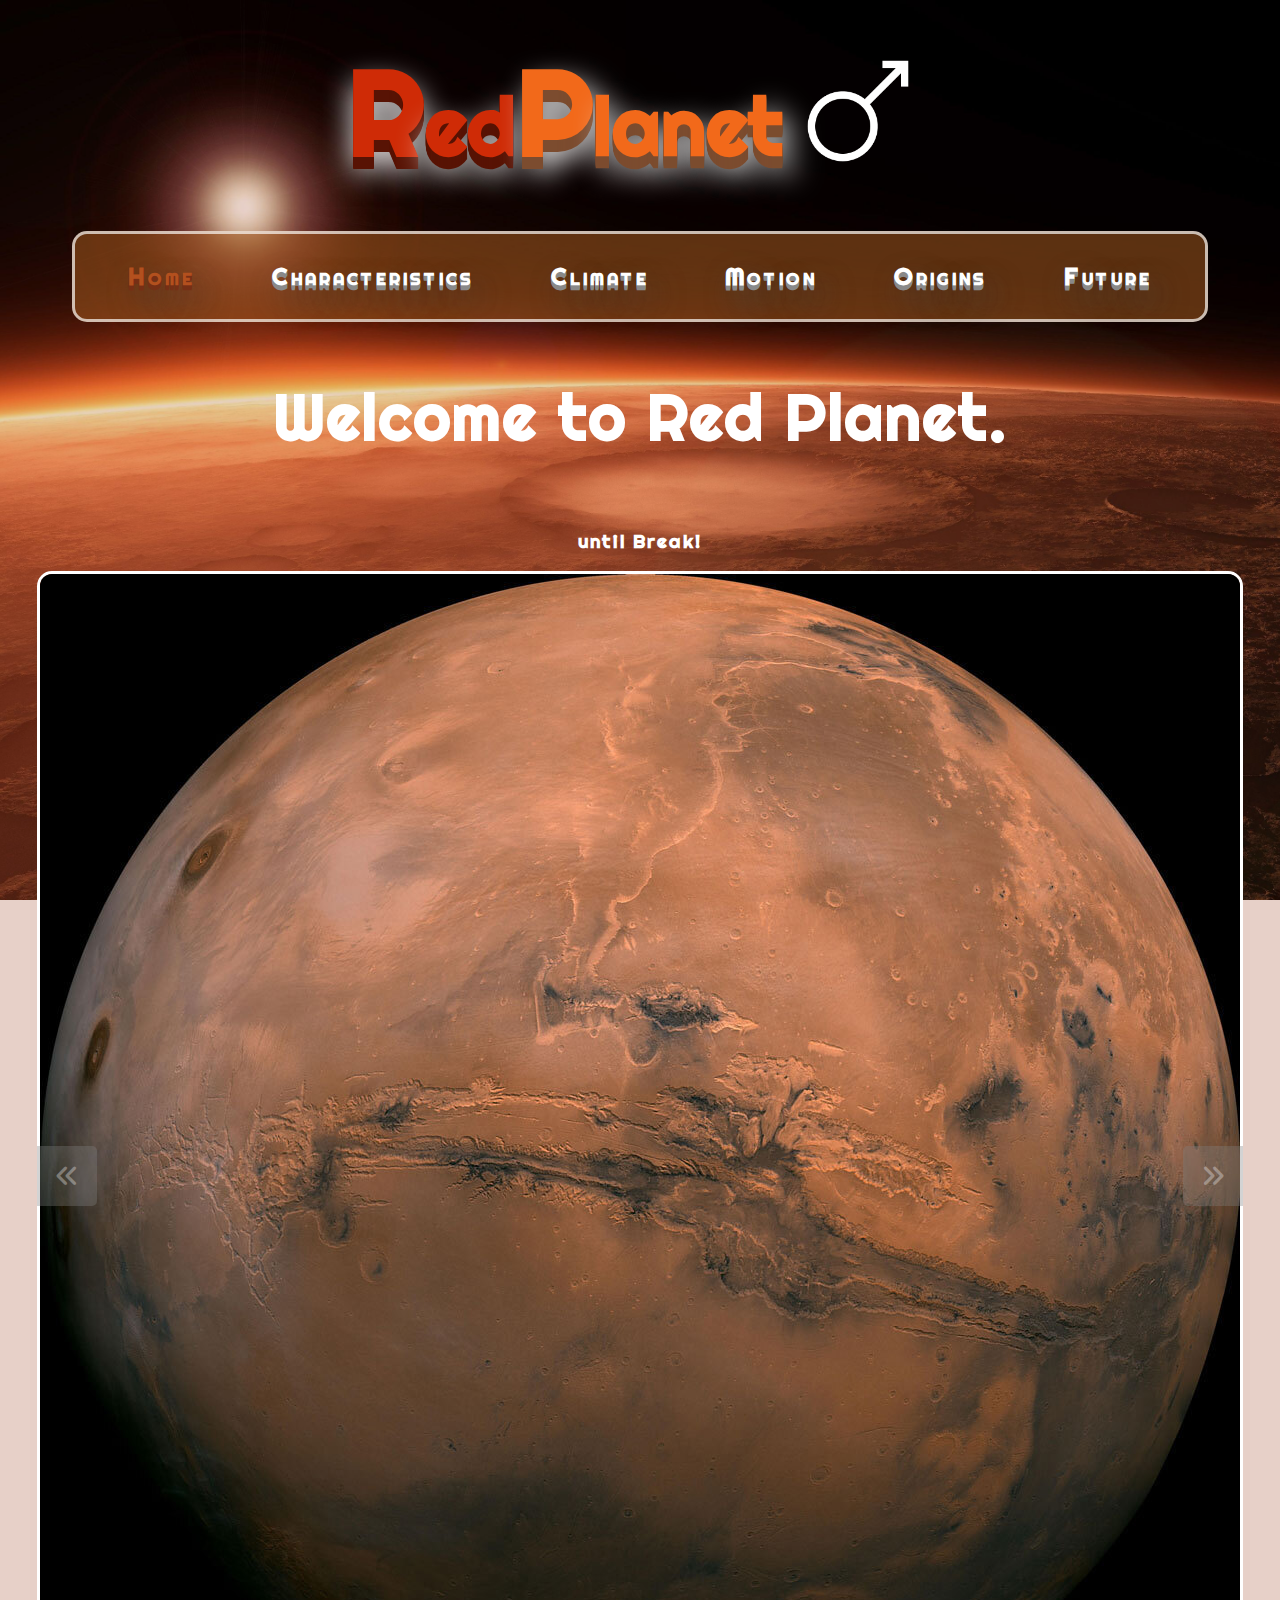
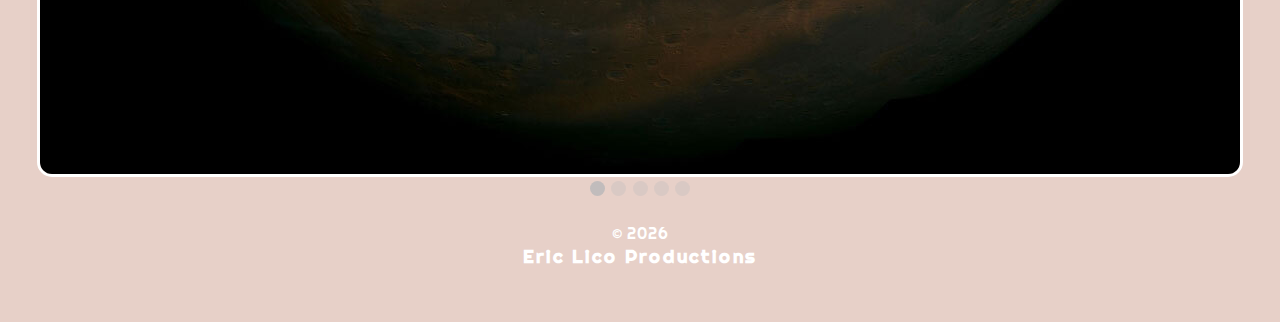
<file: index.html>
<!DOCTYPE html>
<html lang="en">
<head>
    <meta charset="UTF-8">
    <meta http-equiv="X-UA-Compatible" content="IE=edge">
    <title>Red Planet</title>
    
    <meta name="viewport" content="width=device-width, initial-scale=1.0">
    <link rel="icon" type="image/x-icon"  href="images/Tharsis_and_Valles_Marineris_-_Mars_Orbiter_Mission_(30055660701).png">
    <link rel="stylesheet" href="styles/main.css">
    
    <link rel="preconnect" href="https://fonts.googleapis.com">
    <link rel="preconnect" href="https://fonts.gstatic.com" crossorigin>
    <link href="https://fonts.googleapis.com/css2?family=Righteous&display=swap" rel="stylesheet">

    <link rel="stylesheet" href="https://cdnjs.cloudflare.com/ajax/libs/font-awesome/6.4.0/css/all.min.css">
    
</head>
<body>
    <header>
        <h1><span id="color"><span id="uppercase">R</span>ed</span><span id="color2"><span id="uppercase2">P</span>lanet</span><img src="images/Mars_symbol.svg.png" alt="Mars Symbol"></h1>
        
        <!-- Navigation Bar for both PC and Mobile -->

        <i onclick="showMenu()" id="hamburger-icon" class="fa-solid fa-bars"></i>
        <i onclick="hideMenu()" id="x-icon" class="fa-solid fa-xmark"></i>
        <nav id="navigation" data-visible="false">
            <ul>
                <li id="box1"><a href="index.html" class="current">Home</a></li>
                <li id="box2"><a href="characteristics.html">Characteristics</a></li>
                <li><a href="climate.html">Climate</a></li>
                <li><a href="orbit_rotation.html">Motion</a></li>
                <li id="box3"><a href="origins.html">Origins</a></li>
                <li id="box4"><a href="future.html">Future</a></li>
            </ul>
        </nav>
    </header>

    <main>
        <section>
            <h2>Welcome to Red Planet.</h2>

            <!-- Countdown until break! -->

            <h3 id="displaytimer"></h3>
            <h3>until Break!</h3>
            
            <!-- Image Slideshow -->

            <div class="container">
                <div class="imagecarousel">
                    <div class="image fadeout"><img src="images/79_mars_globe-web.jpg" alt=""></div>
                    <div class="image fadeout"><img src="images/mars-a-small-red-planet.jpg" alt=""></div>
                    <div class="image fadeout"><img src="images/the-martian-TIF_RSS_0001_fr_n_left-1001R_rgb.jpg" alt=""></div>
                    <div class="image fadeout"><img src="images/23aa4588-32d5-49b9-85a8-08b50745f496.jpg" alt=""></div>
                    <div class="image fadeout"><img src="images/DTG_PlanetDetailPage_mars.webp" alt=""></div>
                    <div class="prev" onclick="showImage(-1)"><i class="fa-solid fa-angles-left"></i></div>
                    <div class="next" onclick="showImage(1)"><i class="fa-solid fa-angles-right"></i></div>
                </div>
            </div>
            <div class="dots">
                <span class="dot active"></span>
                <span class="dot"></span>
                <span class="dot"></span>
                <span class="dot"></span>
                <span class="dot"></span>
            </div>
        </section>
    </main>

    <footer>
        <p>&copy; <span id="copyright"></span></p>
            <h3>Eric Lico Productions</h3>  
    </footer>

    <script src="js/scripts.js"></script>
    <script src="js/countdown.js"></script>
    <script src="js/slideshow.js"></script>

</body>
</html>
</file>
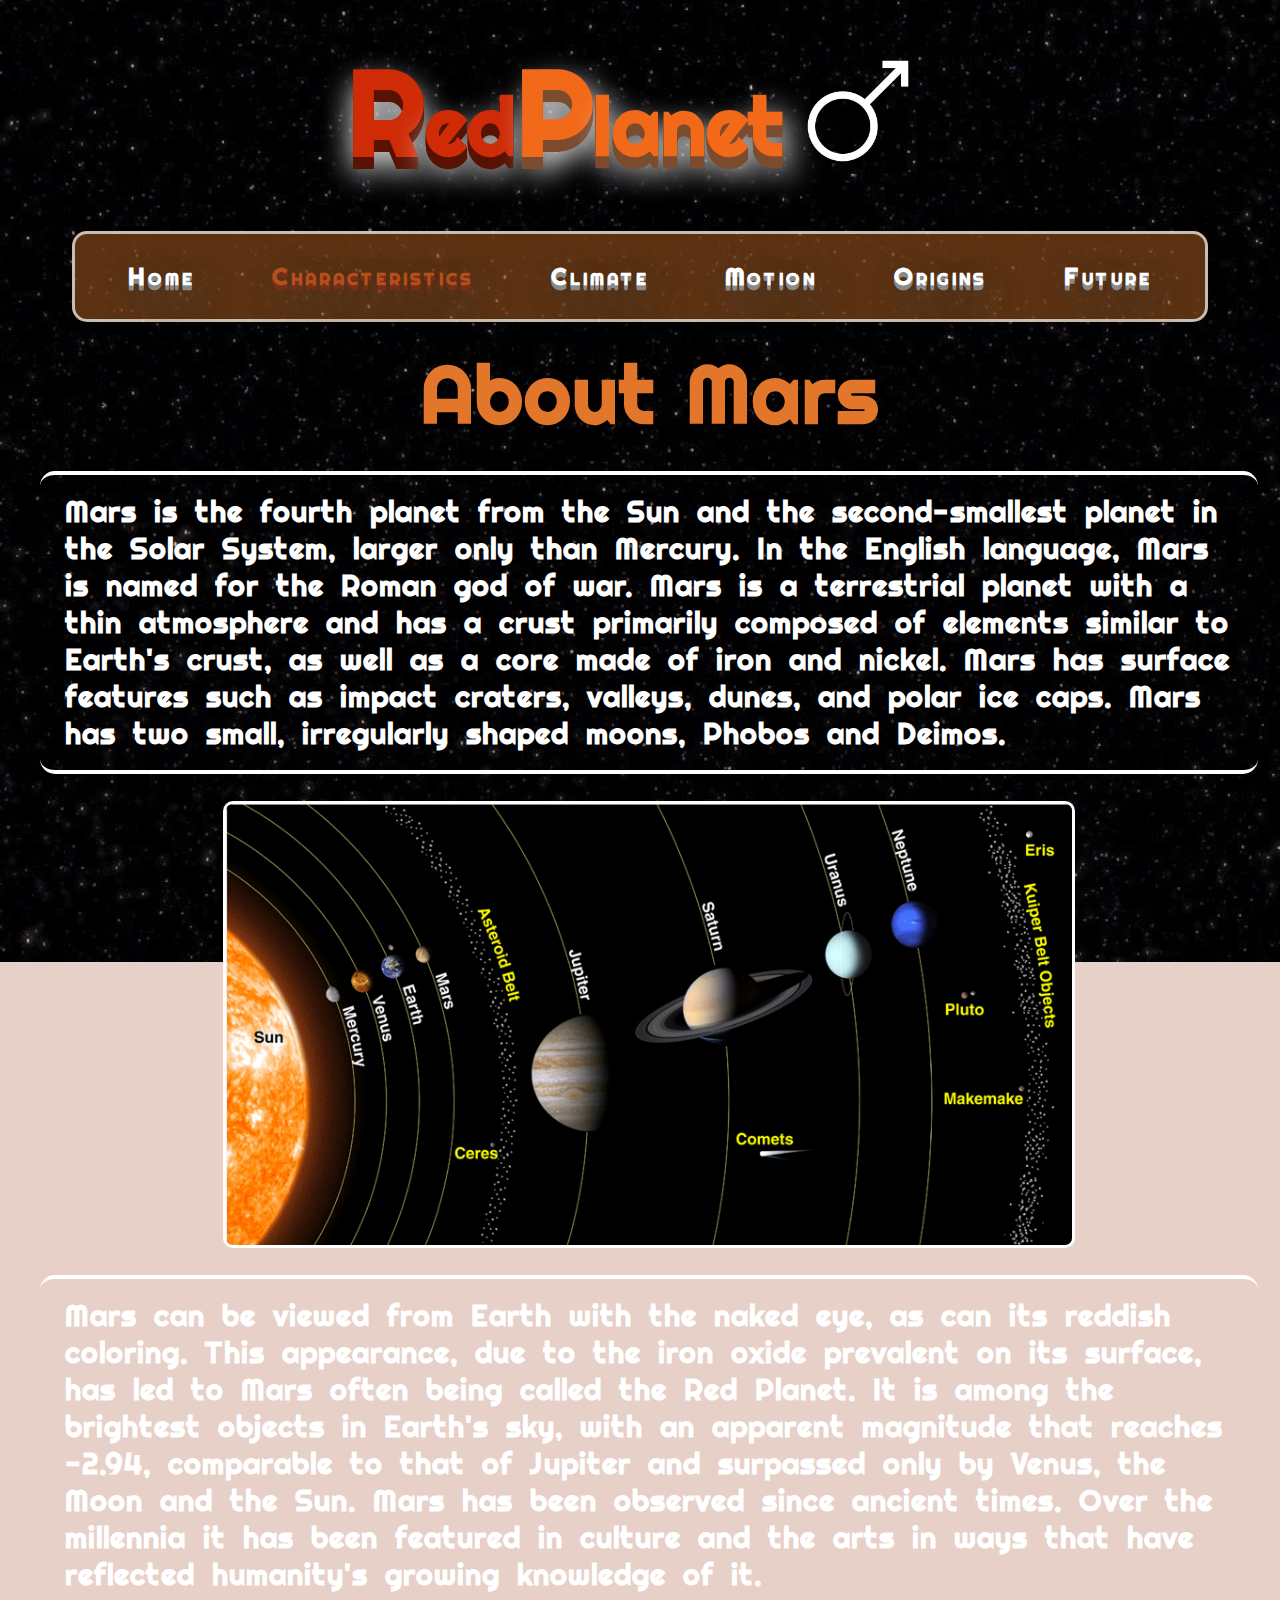
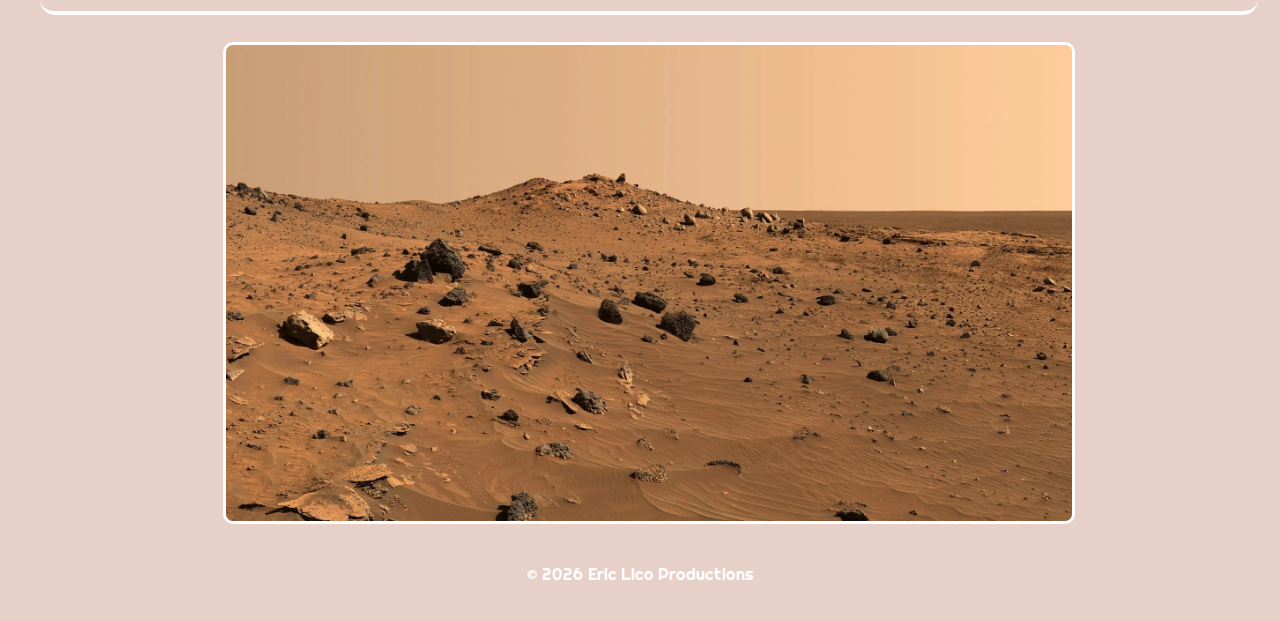
<file: characteristics.html>
<!DOCTYPE html>
<html lang="en">
<head>
    <meta charset="UTF-8">
    <meta http-equiv="X-UA-Compatible" content="IE=edge">
    <title>Characteristics</title>
    <meta name="viewport" content="width=device-width, initial-scale=1.0">
    <link rel="icon" type="image/x-icon"  href="images/Tharsis_and_Valles_Marineris_-_Mars_Orbiter_Mission_(30055660701).png">
    
    <link rel="stylesheet" href="styles/characteristics.css">
    
    <link rel="preconnect" href="https://fonts.googleapis.com">
    <link rel="preconnect" href="https://fonts.gstatic.com" crossorigin>
    <link href="https://fonts.googleapis.com/css2?family=Righteous&display=swap" rel="stylesheet">

    <link rel="preconnect" href="https://fonts.googleapis.com">
    <link rel="preconnect" href="https://fonts.gstatic.com" crossorigin>
    <link href="https://fonts.googleapis.com/css2?family=Bruno+Ace&family=Righteous&display=swap" rel="stylesheet">
    
    <link rel="stylesheet" href="https://cdnjs.cloudflare.com/ajax/libs/font-awesome/6.4.0/css/all.min.css">

</head>
<body>
    <header>
        <h1><span id="color"><span id="uppercase">R</span>ed</span><span id="color2"><span id="uppercase2">P</span>lanet</span><img src="images/Mars_symbol.svg.png" alt="Mars Symbol"></h1>
        <i onclick="showMenu()" id="hamburger-icon" class="fa-solid fa-bars"></i>
        <i onclick="hideMenu()" id="x-icon" class="fa-solid fa-xmark"></i>
        <nav id="navigation" data-visible="false">
            <ul>
                <li id="box1"><a href="index.html">Home</a></li>
                <li id="box2"><a href="characteristics.html" class="current">Characteristics</a></li>
                <li><a href="climate.html">Climate</a></li>
                <li><a href="orbit_rotation.html">Motion</a></li>
                <li id="box3"><a href="origins.html">Origins</a></li>
                <li id="box4"><a href="future.html">Future</a></li>
            </ul>
        </nav>
    </header>

    <main>
        <section>
            <h1>About Mars</h1>
            <h2>Mars is the fourth planet from the Sun and the second-smallest planet in the Solar System, larger only than Mercury. In the English language, Mars is named for the Roman god of war. Mars is a terrestrial planet with a thin atmosphere and has a crust primarily composed of elements similar to Earth's crust, as well as a core made of iron and nickel. Mars has surface features such as impact craters, valleys, dunes, and polar ice caps. Mars has two small, irregularly shaped moons, Phobos and Deimos.
            </h2>
            <img src="images/solar-system-lrg.png" alt="Solar System">
            <h2>Mars can be viewed from Earth with the naked eye, as can its reddish coloring. This appearance, due to the iron oxide prevalent on its surface, has led to Mars often being called the Red Planet. It is among the brightest objects in Earth's sky, with an apparent magnitude that reaches −2.94, comparable to that of Jupiter and surpassed only by Venus, the Moon and the Sun. Mars has been observed since ancient times. Over the millennia it has been featured in culture and the arts in ways that have reflected humanity's growing knowledge of it.           
            </h2>
            <img src="images/fpyhXL.webp" alt="Mars Surface">
        </section>
    </main>

    
    <footer>
        <p>&copy; <span id="copyright"></span> Eric Lico Productions</p>
    </footer>

    <script src="js/scripts.js"></script>

</body>
</html>
</file>
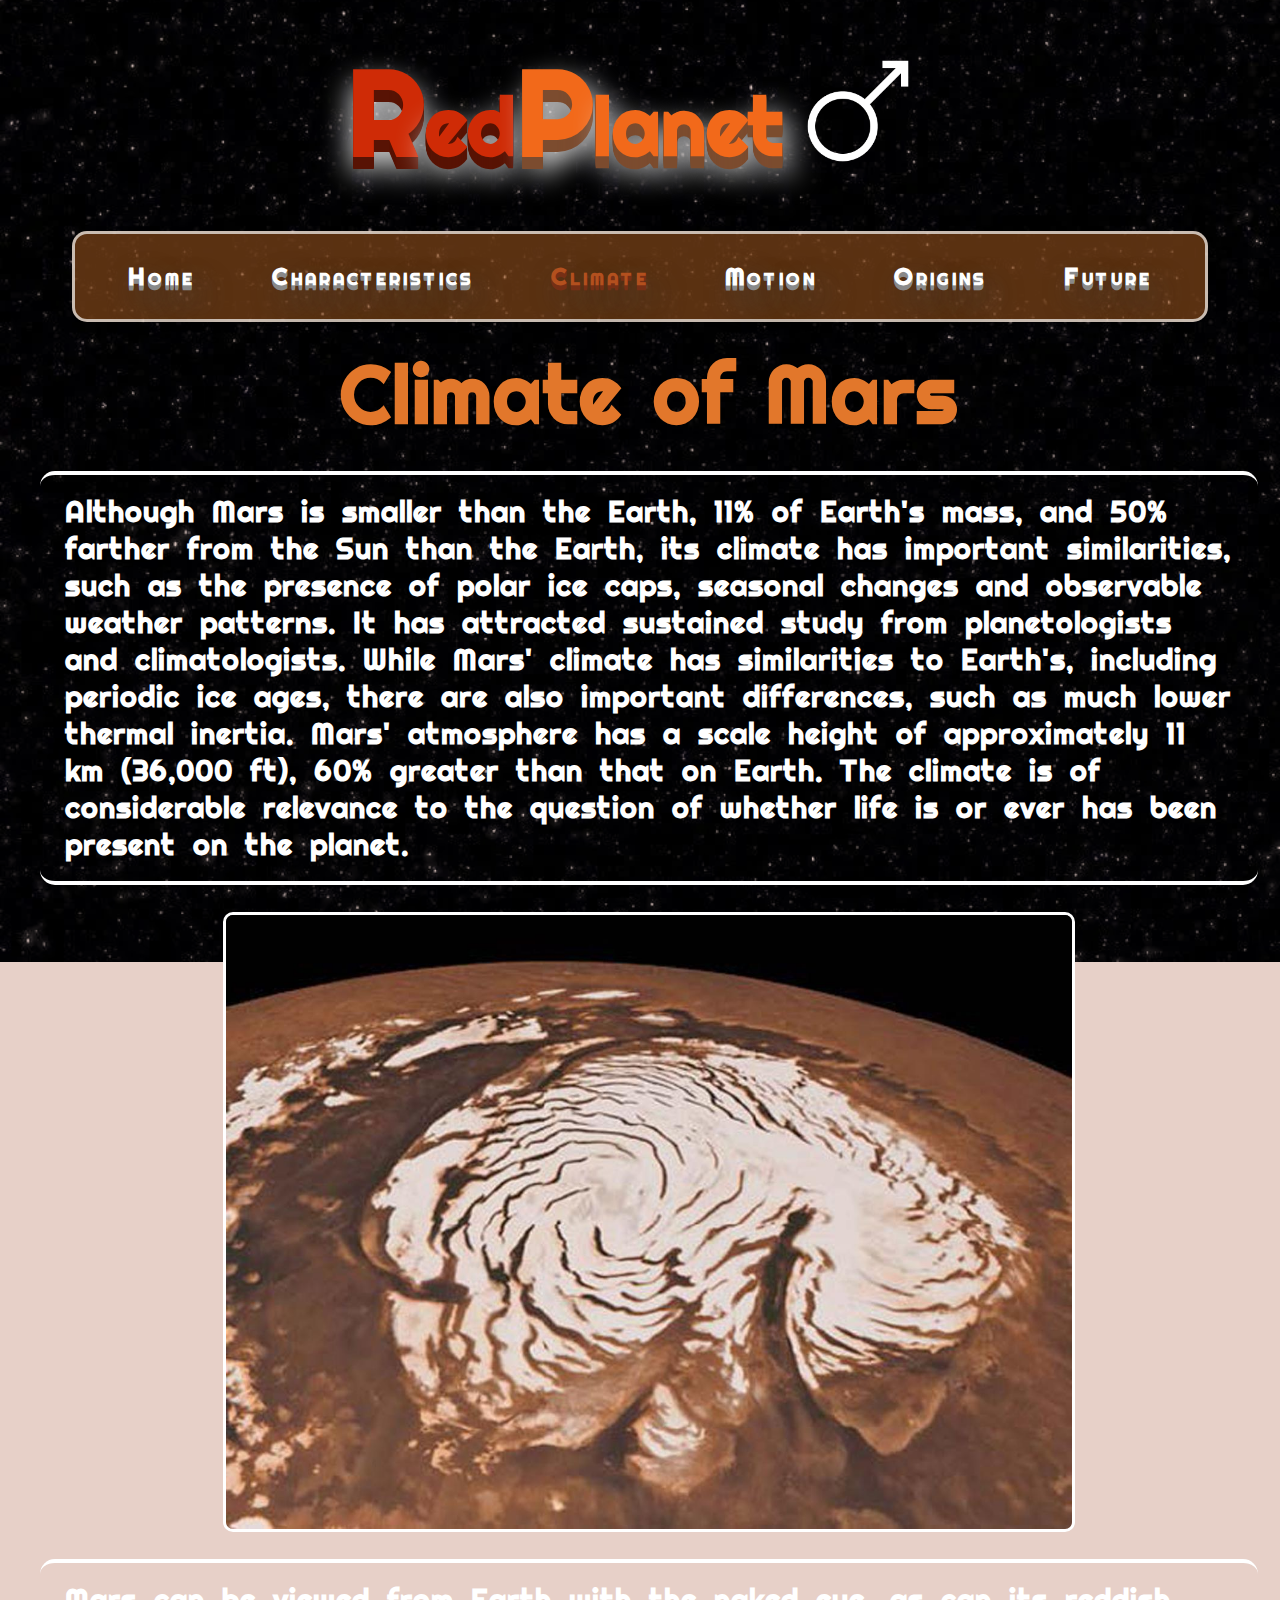
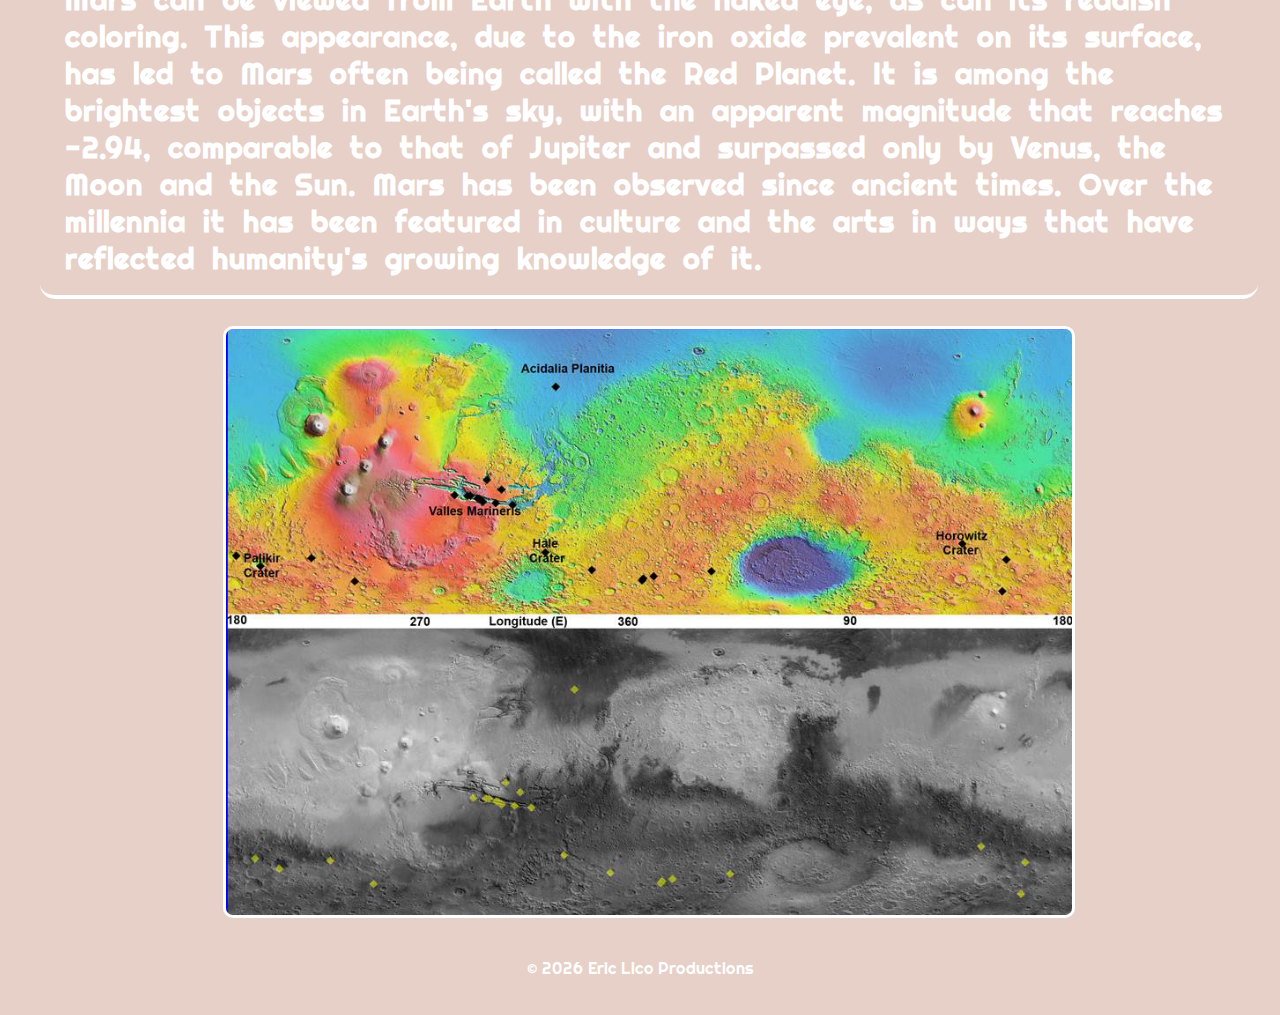
<file: climate.html>
<!DOCTYPE html>
<html lang="en">
<head>
    <meta charset="UTF-8">
    <meta http-equiv="X-UA-Compatible" content="IE=edge">
    <title>Climate</title>
    <meta name="viewport" content="width=device-width, initial-scale=1.0">
    <link rel="icon" type="image/x-icon"  href="images/Tharsis_and_Valles_Marineris_-_Mars_Orbiter_Mission_(30055660701).png">
    <link rel="stylesheet" href="styles/climate.css">
    
    <link rel="preconnect" href="https://fonts.googleapis.com">
    <link rel="preconnect" href="https://fonts.gstatic.com" crossorigin>
    <link href="https://fonts.googleapis.com/css2?family=Righteous&display=swap" rel="stylesheet">
    
    <link rel="preconnect" href="https://fonts.googleapis.com">
    <link rel="preconnect" href="https://fonts.gstatic.com" crossorigin>
    <link href="https://fonts.googleapis.com/css2?family=Bruno+Ace&family=Righteous&display=swap" rel="stylesheet">
    
    <link rel="stylesheet" href="https://cdnjs.cloudflare.com/ajax/libs/font-awesome/6.4.0/css/all.min.css">

</head>
<body>
    <header>
        <h1><span id="color"><span id="uppercase">R</span>ed</span><span id="color2"><span id="uppercase2">P</span>lanet</span><img src="images/Mars_symbol.svg.png" alt="Mars Symbol"></h1>
        <i onclick="showMenu()" id="hamburger-icon" class="fa-solid fa-bars"></i>
        <i onclick="hideMenu()" id="x-icon" class="fa-solid fa-xmark"></i>
        <nav id="navigation" data-visible="false">
            <ul>
                <li id="box1"><a href="index.html">Home</a></li>
                <li id="box2"><a href="characteristics.html">Characteristics</a></li>
                <li><a href="climate.html" class="current">Climate</a></li>
                <li><a href="orbit_rotation.html">Motion</a></li>
                <li id="box3"><a href="origins.html">Origins</a></li>
                <li id="box4"><a href="future.html">Future</a></li>
            </ul>
        </nav>
    </header>

    <main>
        <section>
            <h1>Climate of Mars</h1>
            <h2>Although Mars is smaller than the Earth, 11% of Earth's mass, and 50% farther from the Sun than the Earth, its climate has important similarities, such as the presence of polar ice caps, seasonal changes and observable weather patterns. It has attracted sustained study from planetologists and climatologists. While Mars' climate has similarities to Earth's, including periodic ice ages, there are also important differences, such as much lower thermal inertia. Mars' atmosphere has a scale height of approximately 11 km (36,000 ft), 60% greater than that on Earth. The climate is of considerable relevance to the question of whether life is or ever has been present on the planet.
            </h2>
            <img src="images/water_farming_mars_0.jpg" alt="Polar Ice Cap">
            <h2>Mars can be viewed from Earth with the naked eye, as can its reddish coloring. This appearance, due to the iron oxide prevalent on its surface, has led to Mars often being called the Red Planet. It is among the brightest objects in Earth's sky, with an apparent magnitude that reaches −2.94, comparable to that of Jupiter and surpassed only by Venus, the Moon and the Sun. Mars has been observed since ancient times. Over the millennia it has been featured in culture and the arts in ways that have reflected humanity's growing knowledge of it.           
            </h2>
            <img src="images/mcewen-4-pia17607.jpg" alt="Temperature">
        </section>
    </main>

    <footer>
        <p>&copy; <span id="copyright"></span> Eric Lico Productions</p>
    </footer>

    <script src="js/scripts.js"></script>

</body>
</html>
</file>
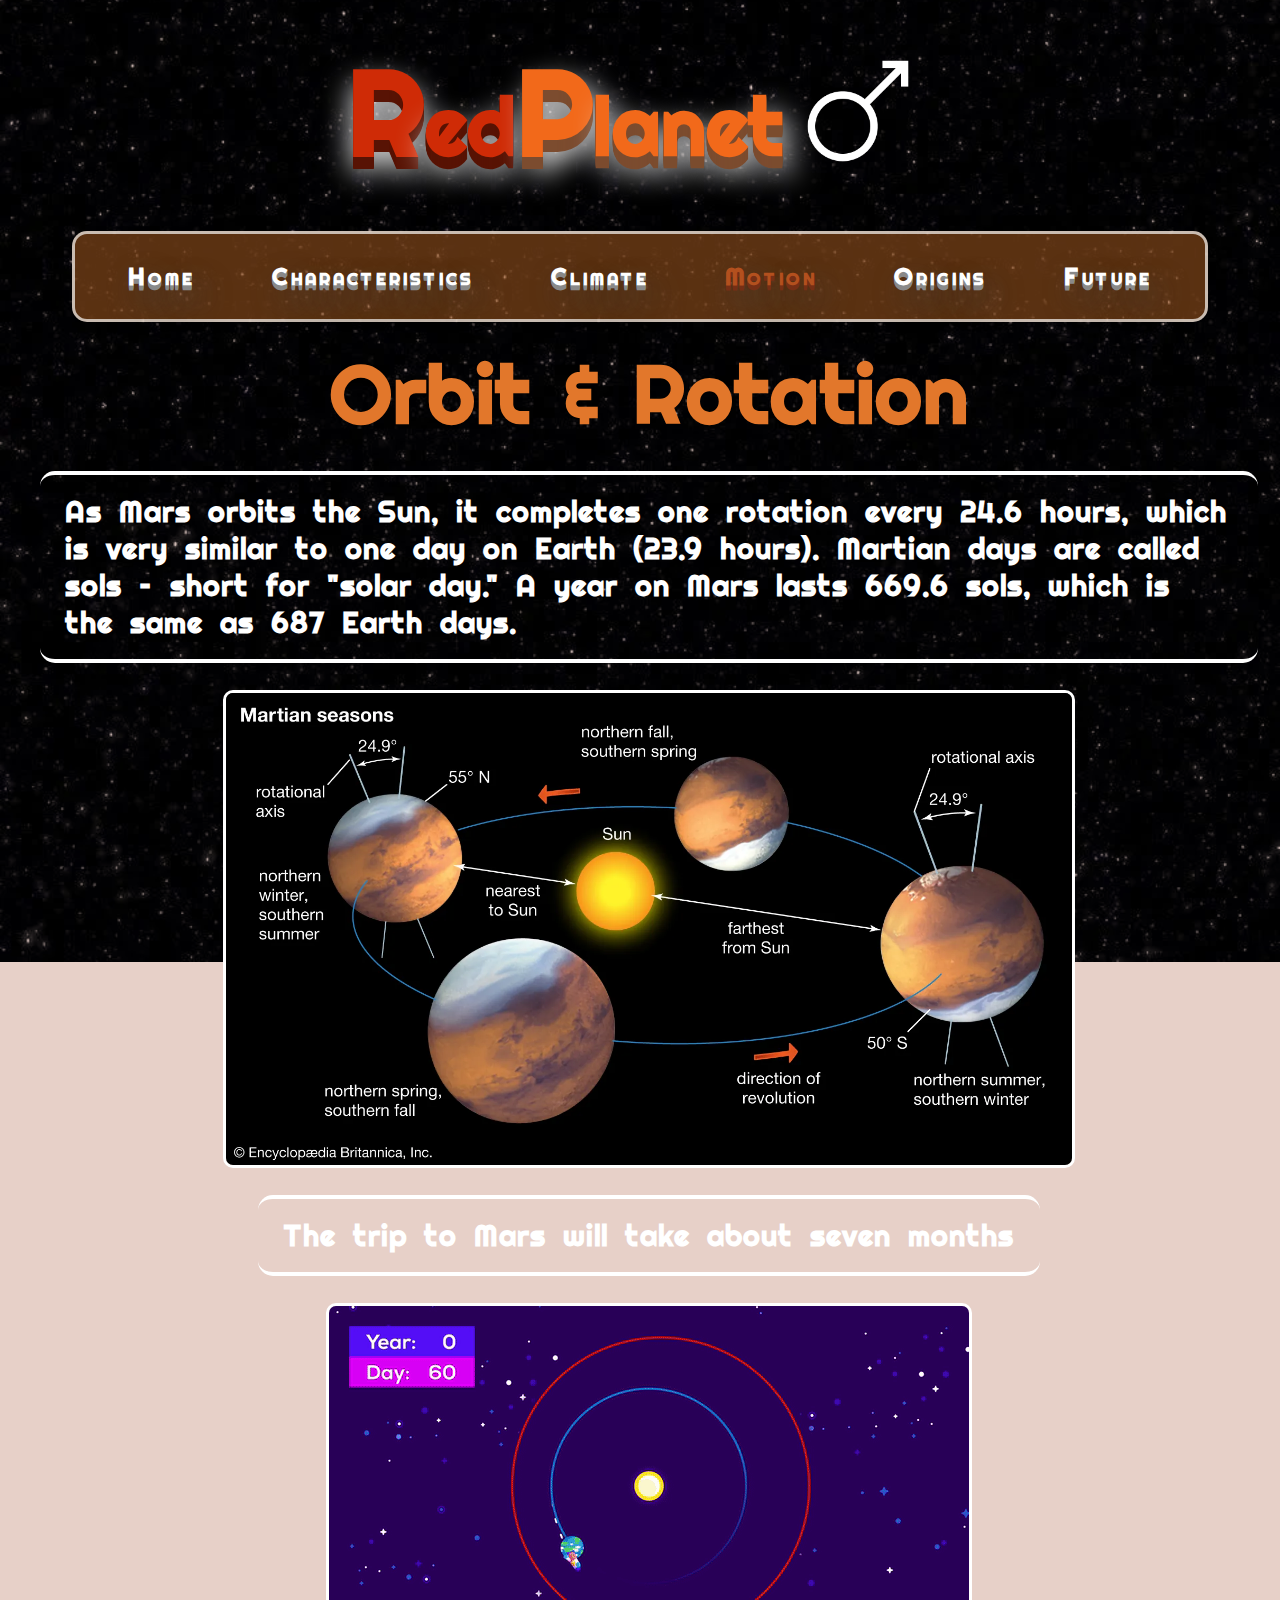
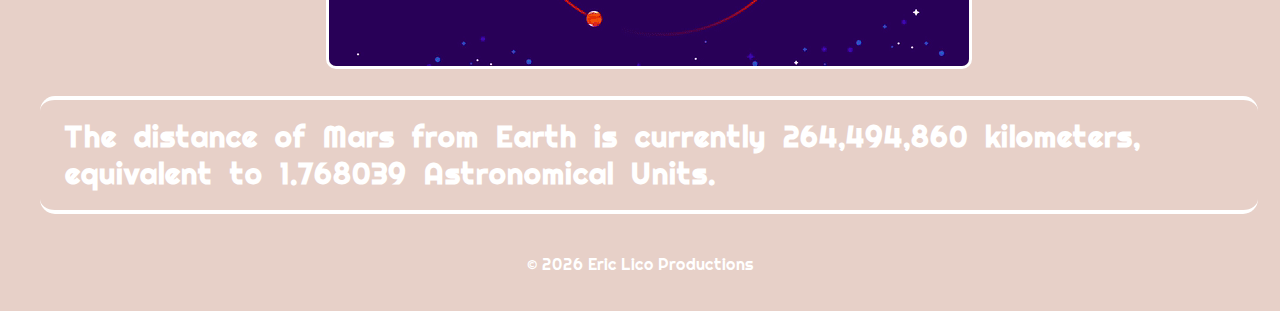
<file: orbit_rotation.html>
<!DOCTYPE html>
<html lang="en">
<head>
    <meta charset="UTF-8">
    <meta http-equiv="X-UA-Compatible" content="IE=edge">
    <title>Motion</title>
    <meta name="viewport" content="width=device-width, initial-scale=1.0">
    <link rel="icon" type="image/x-icon"  href="images/Tharsis_and_Valles_Marineris_-_Mars_Orbiter_Mission_(30055660701).png">
    <link rel="stylesheet" href="styles/motion.css">
    
    <link rel="preconnect" href="https://fonts.googleapis.com">
    <link rel="preconnect" href="https://fonts.gstatic.com" crossorigin>
    <link href="https://fonts.googleapis.com/css2?family=Righteous&display=swap" rel="stylesheet">
    
    <link rel="preconnect" href="https://fonts.googleapis.com">
    <link rel="preconnect" href="https://fonts.gstatic.com" crossorigin>
    <link href="https://fonts.googleapis.com/css2?family=Bruno+Ace&family=Righteous&display=swap" rel="stylesheet">
    
    <link rel="stylesheet" href="https://cdnjs.cloudflare.com/ajax/libs/font-awesome/6.4.0/css/all.min.css">

</head>
<body>
    <header>
        <h1><span id="color"><span id="uppercase">R</span>ed</span><span id="color2"><span id="uppercase2">P</span>lanet</span><img src="images/Mars_symbol.svg.png" alt="Mars Symbol"></h1>
        <i onclick="showMenu()" id="hamburger-icon" class="fa-solid fa-bars"></i>
        <i onclick="hideMenu()" id="x-icon" class="fa-solid fa-xmark"></i>
        <nav id="navigation" data-visible="false">
            <ul>
                <li id="box1"><a href="index.html">Home</a></li>
                <li id="box2"><a href="characteristics.html">Characteristics</a></li>
                <li><a href="climate.html">Climate</a></li>
                <li><a href="orbit_rotation.html" class="current">Motion</a></li>
                <li id="box3"><a href="origins.html">Origins</a></li>
                <li id="box4"><a href="future.html">Future</a></li>
            </ul>
        </nav>
    </header>

    <main>
        <section>
            <h1>Orbit &amp Rotation</h1>
            <h2>As Mars orbits the Sun, it completes one rotation every 24.6 hours, which is very similar to one day on Earth (23.9 hours). Martian days are called sols – short for "solar day." A year on Mars lasts 669.6 sols, which is the same as 687 Earth days.
            </h2>
            <img src="images/result-seasons-Mars-planet-inclination-plane-cap.webp" alt="Orbit">
            <h2>The trip to Mars will take about seven months</h2>
            <img src="images/ScrawnyObviousCoyote-size_restricted.gif" alt="Earth to Mars Distance">
            <h2>The distance of Mars from Earth is currently 264,494,860 kilometers, equivalent to 1.768039 Astronomical Units.           
            </h2>
        </section>
    </main>


    <footer>
        <p>&copy; <span id="copyright"></span> Eric Lico Productions</p>
    </footer>

    <script src="js/scripts.js"></script>

</body>
</html>
</file>
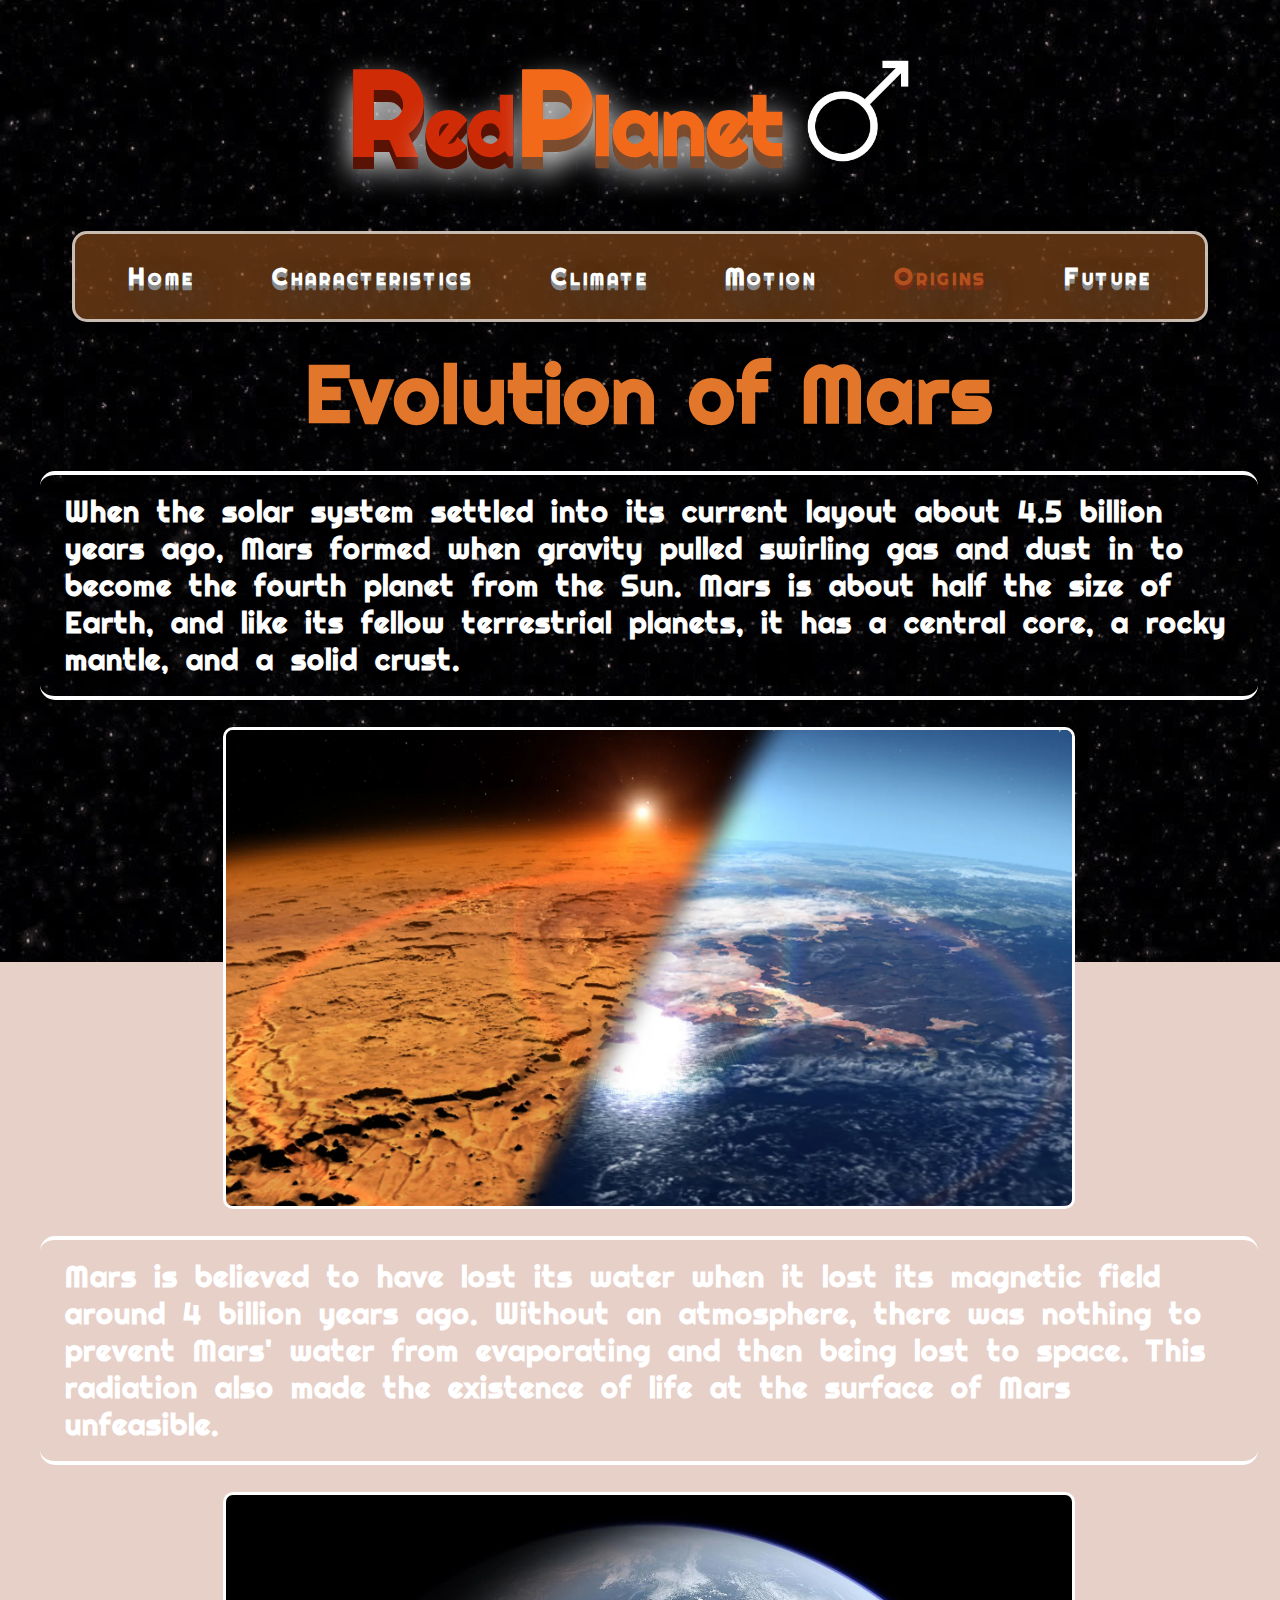
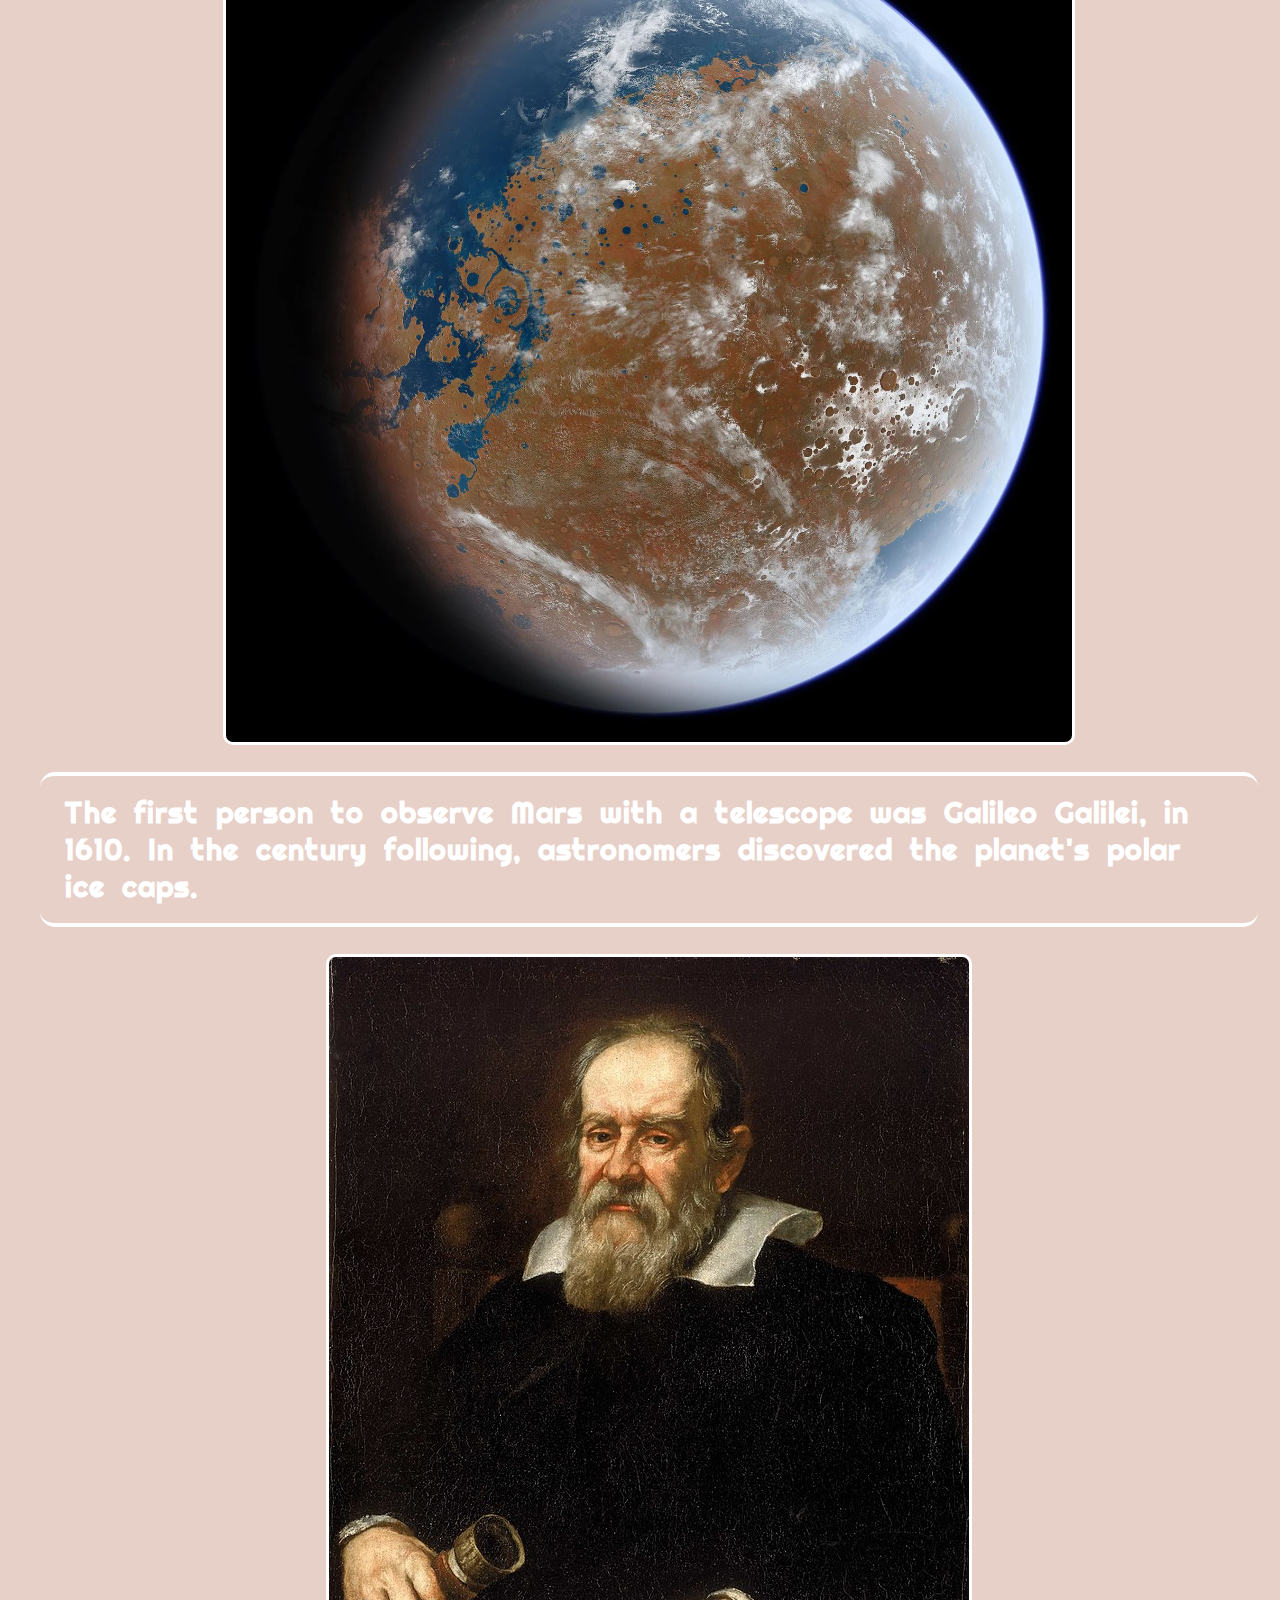
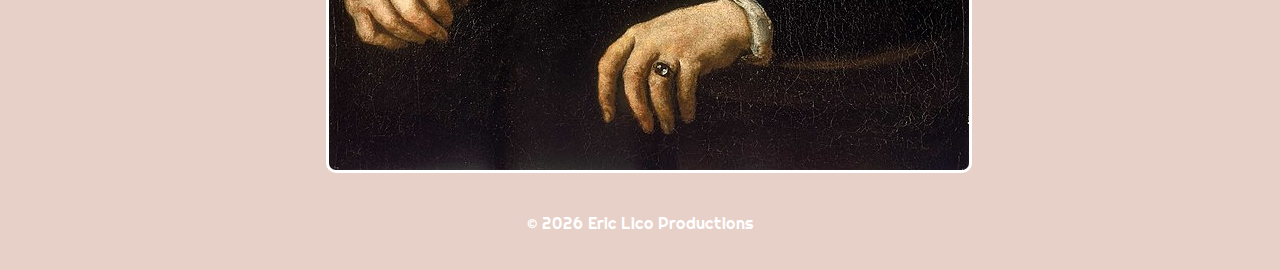
<file: origins.html>
<!DOCTYPE html>
<html lang="en">
<head>
    <meta charset="UTF-8">
    <meta http-equiv="X-UA-Compatible" content="IE=edge">
    <title>Origins</title>
    <meta name="viewport" content="width=device-width, initial-scale=1.0">
    <link rel="icon" type="image/x-icon"  href="images/Tharsis_and_Valles_Marineris_-_Mars_Orbiter_Mission_(30055660701).png">
    <link rel="stylesheet" href="styles/origins.css">
    
    <link rel="preconnect" href="https://fonts.googleapis.com">
    <link rel="preconnect" href="https://fonts.gstatic.com" crossorigin>
    <link href="https://fonts.googleapis.com/css2?family=Righteous&display=swap" rel="stylesheet">
    
    <link rel="preconnect" href="https://fonts.googleapis.com">
    <link rel="preconnect" href="https://fonts.gstatic.com" crossorigin>
    <link href="https://fonts.googleapis.com/css2?family=Bruno+Ace&family=Righteous&display=swap" rel="stylesheet">
    
    <link rel="stylesheet" href="https://cdnjs.cloudflare.com/ajax/libs/font-awesome/6.4.0/css/all.min.css">

</head>
<body>
    <header>
        <h1><span id="color"><span id="uppercase">R</span>ed</span><span id="color2"><span id="uppercase2">P</span>lanet</span><img src="images/Mars_symbol.svg.png" alt="Mars Symbol"></h1>
        <i onclick="showMenu()" id="hamburger-icon" class="fa-solid fa-bars"></i>
        <i onclick="hideMenu()" id="x-icon" class="fa-solid fa-xmark"></i>
        <nav id="navigation" data-visible="false">
            <ul>
                <li id="box1"><a href="index.html">Home</a></li>
                <li id="box2"><a href="characteristics.html">Characteristics</a></li>
                <li><a href="climate.html">Climate</a></li>
                <li><a href="orbit_rotation.html">Motion</a></li>
                <li id="box3"><a href="origins.html" class="current">Origins</a></li>
                <li id="box4"><a href="future.html">Future</a></li>
            </ul>
        </nav>
    </header>

    <main>
        <section>
            <h1>Evolution of Mars</h1>
            <h2>When the solar system settled into its current layout about 4.5 billion years ago, Mars formed when gravity pulled swirling gas and dust in to become the fourth planet from the Sun. Mars is about half the size of Earth, and like its fellow terrestrial planets, it has a central core, a rocky mantle, and a solid crust.
            </h2>
            <img src="images/mars_landscape_dry_wet1.webp" alt="Mars Then and Now">
            <h2>Mars is believed to have lost its water when it lost its magnetic field around 4 billion years ago. Without an atmosphere, there was nothing to prevent Mars' water from evaporating and then being lost to space. This radiation also made the existence of life at the surface of Mars unfeasible.
            </h2>
            <img src="images/2048px-ancientmars.webp" alt="Early Mars">
            <h2>The first person to observe Mars with a telescope was Galileo Galilei, in 1610. In the century following, astronomers discovered the planet's polar ice caps.         
            </h2>
            <img src="images/Justus_Sustermans_-_Portrait_of_Galileo_Galilei,_1636.jpg" alt="">
        </section>
    </main>


    <footer>
        <p>&copy; <span id="copyright"></span> Eric Lico Productions</p>
    </footer>

    <script src="js/scripts.js"></script>
    
</body>
</html>
</file>
<file: styles/main.css>
/*====================================================================================

                            UNIVERSAL SELECTOR

====================================================================================*/

* {
    box-sizing: border-box;
    margin: 0;
    padding: 0;
}

/*====================================================================================

                            ROOT ELEMENTS

====================================================================================*/

:root {
    --var-font-color: white;
}

html {
    background-image: url(../images/wp2461878.jpg);
    background-color: rgb(231, 208, 200);
    background-repeat: no-repeat;
    background-size: cover;
    background-position: center;
    background-attachment: fixed;
    background-blend-mode:multiply;
}

body {
    font-family: Verdana, Geneva, Tahoma, sans-serif;
    font-size: 100%;
    width: 100%;
    padding: 1vh;
    color: var(--var-font-color);
}

body h1 {
    font-family: 'Righteous', cursive;
    display: flex;
    justify-content: center;
    margin-top: 3vh;
    margin-bottom: 5vh;
    font-size: 500%;
}

body h3 {
    font-family: 'Righteous', cursive;
    display: flex;
    justify-content: center;
    letter-spacing: 2px;
    margin-bottom: 2vh;
}

body header img {
    max-width: 150px;
    display: flex;
    flex-direction: row-reverse;
    justify-content: center;
}
#color {
    text-shadow: 0 1px 0 rgb(88, 19, 4), 0 2px 0 rgb(88, 19, 4),
                     0 3px 0 rgb(88, 19, 4), 0 4px 0 rgb(88, 19, 4),
                     0 5px 0 rgb(88, 19, 4), 0 6px 0 rgb(88, 19, 4),
                     0 7px 0 rgb(88, 19, 4), 0 8px 0 rgb(88, 19, 4),
                     0 9px 0 rgb(88, 19, 4), 0 10px 0 rgb(88, 19, 4),
                     0 11px 0 rgb(88, 19, 4), 0 12px 0 rgb(88, 19, 4),
                     0 15px 30px rgb(255, 255, 255);
}
#color2 {
    text-shadow: 0 1px 0 rgb(124, 76, 47), 0 2px 0 rgb(124, 76, 47),
                     0 3px 0 rgb(124, 76, 47), 0 4px 0 rgb(124, 76, 47),
                     0 5px 0 rgb(124, 76, 47), 0 6px 0 rgb(124, 76, 47),
                     0 7px 0 rgb(124, 76, 47), 0 8px 0 rgb(124, 76, 47),
                     0 9px 0 rgb(124, 76, 47), 0 10px 0 rgb(124, 76, 47),
                     0 11px 0 rgb(124, 76, 47), 0 12px 0 rgb(124, 76, 47),
                     10px 15px 30px rgb(255, 255, 255);
}

/*====================================================================================

                            MAIN ELEMENTS

====================================================================================*/

a {
    color: var(--var-font-color);
    text-decoration: none;
}

main {
    display: flex;
    flex-direction: column;
}

main div {
    display: flex;
    flex-direction: row;
    align-items: center;
    justify-content: center;
    gap: 5vw;
    max-width: 100%;
}

main img {
    max-width: 100%;
    border: white solid 3px;
    border-radius: 15px 15px 15px 15px;
}

main h1 {
    font-family: 'Bruno Ace';
    padding: 10vh 12vh 0;
    font-size: 180%;
    font-style: italic;
}
main section h2 {
    font-family: 'Righteous';
    padding: 6vh 0;
    font-size: 400%;
    letter-spacing: 2px;
    display: flex;
    flex-direction: column;
    align-items: center;
}

/*====================================================================================

                            NAVIGATION

====================================================================================*/

nav {
    display: flex;
    list-style-type: none;
    justify-content: center;
}

nav ul {
    display: flex;
    list-style-type: none;
    justify-content: center;
    border: rgba(255, 255, 255, 0.675) 3px solid;
    border-radius: 15px;
    width: 90%;
    background-color: rgba(159, 86, 30, 0.566);
}

nav li {
    color: var(--var-font-color);
    transition: all 300ms ease;
}

nav a {
    padding: 3vh 3vw;
    display: block;
    font-size: 150%;
    font-weight: bold;
    font-family: 'Righteous', cursive;
    font-variant: small-caps;
    transition: all 300ms ease;
    text-align: center;
    letter-spacing: 3px;
    text-shadow: 0 1px 0 rgb(137, 137, 137), 0 2px 0 rgb(137, 137, 137),
                     0 3px 0 rgb(137, 137, 137), 0 4px 0 rgb(137, 137, 137),
                     0 5px 0 rgb(137, 137, 137),
                     10px 15px 30px rgb(73, 73, 73);
}

nav a:hover {
    background-color: rgb(155, 67, 4);
    color: aliceblue;
}

nav a.current {
	color: rgb(179, 80, 30);
    text-shadow: 0 1px 0 rgb(118, 47, 21), 0 2px 0 rgb(118, 47, 21),
                     0 3px 0 rgb(118, 47, 21), 0 4px 0 rgb(118, 47, 21),
                     0 5px 0 rgb(118, 47, 21),
                     10px 15px 30px rgb(73, 73, 73);
}

/*====================================================================================

                            FOOTER

====================================================================================*/

footer {
    padding: 3vh 0;
    font-family: 'Righteous', cursive;
}

footer p {
    text-align: center;
    font-size: 100%;
    color: var(--var-font-color);
}

footer h3 {
    text-align: center;
}

/*====================================================================================

                            NAVIGATION FORMAT TEMPLATE

====================================================================================*/

#box1 {
    border-top-left-radius: 15px;
    border-bottom-left-radius: 15px;
}
#box1 a {
    border-top-left-radius: 15px;
    border-bottom-left-radius: 15px;
}
#box4 {
    border-top-right-radius: 15px;
    border-bottom-right-radius: 15px;
}
#box4 a {
    border-top-right-radius: 15px;
    border-bottom-right-radius: 15px;
}

/*====================================================================================

                            TITLE

====================================================================================*/

#color {
    color: rgb(207, 43, 6);
}
#uppercase {
    font-size: 150%;
}
#color2 {
    color: rgb(242, 105, 26);
}
#uppercase2 {
    font-size: 150%;
}

/*====================================================================================

                            MOBILE NAVIGATION

====================================================================================*/

#hamburger-icon, #x-icon {
    z-index: 999;
    position: absolute;
    top: 3vh;
    right: 3vh;
    display: none;
}
#showNavigation {
    display: none;
}
#hamburger-icon:hover, #x-icon:hover {
    cursor: pointer;
}

/*====================================================================================

                            IMAGE SLIDESHOW

====================================================================================*/

.container {
    display: flex;
    flex-direction: column;
    justify-content: center;
    align-items: center;
}
.imagecarousel {
    position: relative;
}
.image {
    display: none;
}
.image:first-of-type {
    display: block;
}

.prev, .next {
    position: absolute;
    font-size: 150%;
    color: rgb(245, 245, 245, 0.35);
    top: 50%;
    background-color: rgba(128, 128, 128, 0.35);
    padding: 2vh;
    transform: translateY(-50%);
    transition: all 300ms ease;
}
.prev {
    left: 0;
    border-radius: 0 5px 5px 0;
}
.next {
    right: 0;
    border-radius: 5px 0 0 5px;
}
.prev:hover, .next:hover {
    background-color: rgba(128, 128, 128, 1);
    color: rgba(245, 245, 245, 1);
    cursor: pointer;
}
.dots {
    display: flex;
    gap: .5vw;
}
.dot {
    height: 15px;
    width: 15px;
    border-radius: 50%;
    background-color: rgb(193, 188, 188, 0.35);
}
.active {
    background-color: rgb(193, 188, 188, 1);
}

/*====================================================================================

                            MEDIA QUERIES

====================================================================================*/

@media screen and (max-width: 990px) {
    nav a {
        font-size: 115%;
    }
}

@media screen and (max-width: 950px) {
    nav a {
        font-size: 74%;
    }
}

@media screen and (max-width: 767px) {
    html {
        background-image: url(../images/6722263.webp);
    }
    header {
        flex-direction: column;
        justify-content: center;
    }
    header h2 {
        margin-right: 0;
        text-align: center;
    }

    nav a {
        font-size: 150%;
    }
    nav ul {
        flex-direction: column;
        display: block;
        border: none;
        background-color: rgba(113, 63, 32, 0.422);
    }
    main {
        flex-direction: column;
        align-items: center;
    }
    main img {
        display: block;
        width: 1000%;
    }
    main section h2 {
        display: flex;
        justify-content: center;
        font-size: 230%;
    }
    body {
        display: flex;
        flex-direction: column;
    }
    body h1 {
        font-size: 340%;
        padding-left: 20%;
        padding-right: 8%;
    }
    body h1 img {
        width: 100px;
    }
    aside, section {
        width: 95%;
    }

    #box1 a {
        border-top-left-radius: 15px;
        border-top-right-radius: 15px;
        border-bottom-left-radius: 0;
    }
    #box4 a {
        border-bottom-left-radius: 15px;
        border-bottom-right-radius: 15px;
        border-top-right-radius: 0;
    }

    #navigation {
        height: 100vh;
        position: absolute;
        top: 0;
        right: 0;
        width: 65%;
        height: 100vh;
        background-color: rgba(218, 116, 32, 0.8);
        transform: translateX(100%);
        transition: all 300ms ease-in;
        z-index: 99;
    }
    #showNavigation[data-visible="false"] {
        display: block;
    }
    #showNavigation[data-visible="true"] {
        transform: translateX(0%);
    }
    #showNavigation[data-visible="true"] {
        background-image: none;
    }
    nav ul {
        flex-direction: column;
        margin-top: 10vh;
        margin-bottom: 36vh;
    }
    nav li {
        background-color: transparent;
    }
    #hamburger-icon {
        display: block;
    }
}
</file>
<file: styles/characteristics.css>
/*====================================================================================

                            UNIVERSAL SELECTOR

====================================================================================*/

* {
    box-sizing: border-box;
    margin: 0;
    padding: 0;
}

/*====================================================================================

                            ROOT ELEMENTS

====================================================================================*/

:root {
    --var-font-color: white;
}

html {
    background-image: url(../images/ULjv5k.webp);
    background-color: rgb(231, 208, 200);
    background-repeat: no-repeat;
    background-size: cover;
    background-position: center;
    background-attachment: fixed;
    background-blend-mode:multiply;
}

body {
    font-family: Verdana, Geneva, Tahoma, sans-serif;
    font-size: 100%;
    width: 100%;
    padding: 1vh;
    color: var(--var-font-color);
}

#color {
    text-shadow: 0 1px 0 rgb(88, 19, 4), 0 2px 0 rgb(88, 19, 4),
                     0 3px 0 rgb(88, 19, 4), 0 4px 0 rgb(88, 19, 4),
                     0 5px 0 rgb(88, 19, 4), 0 6px 0 rgb(88, 19, 4),
                     0 7px 0 rgb(88, 19, 4), 0 8px 0 rgb(88, 19, 4),
                     0 9px 0 rgb(88, 19, 4), 0 10px 0 rgb(88, 19, 4),
                     0 11px 0 rgb(88, 19, 4), 0 12px 0 rgb(88, 19, 4),
                     0 15px 30px rgb(255, 255, 255);
}
#color2 {
    text-shadow: 0 1px 0 rgb(124, 76, 47), 0 2px 0 rgb(124, 76, 47),
                     0 3px 0 rgb(124, 76, 47), 0 4px 0 rgb(124, 76, 47),
                     0 5px 0 rgb(124, 76, 47), 0 6px 0 rgb(124, 76, 47),
                     0 7px 0 rgb(124, 76, 47), 0 8px 0 rgb(124, 76, 47),
                     0 9px 0 rgb(124, 76, 47), 0 10px 0 rgb(124, 76, 47),
                     0 11px 0 rgb(124, 76, 47), 0 12px 0 rgb(124, 76, 47),
                     10px 15px 30px rgb(255, 255, 255);
}

body h1 {
    font-family: 'Righteous', cursive;
    display: flex;
    justify-content: center;
    margin-top: 3vh;
    margin-bottom: 5vh;
    font-size: 500%;
}

body img {
    max-width: 150px;
    display: flex;
    flex-direction: row-reverse;
    justify-content: center;
}

/*====================================================================================

                            MAIN ELEMENTS

====================================================================================*/

a {
    color: var(--var-font-color);
    text-decoration: none;
}

main {
    display: flex;
    flex-direction: row;
}

main h2 {
    font-family: 'Righteous', cursive;
    font-size: 180%;
}

section {
    float: left;
    font-family: 'Righteous';
    margin: 1vw;
    word-spacing: 8px;
    letter-spacing: 1px;
    font-size: 100%;
    width: 120%;
    display: flex;
    flex-direction: column;
    align-items: center;
    gap: 3vh;
    padding-top: 1vh;
    padding-left: 2vh;
}

section h1 {
    font-family: 'Righteous';
    display: block;
    color: rgb(226, 119, 43);
    margin: 0;
    display: flex;
    justify-content: center;
}

section h2 {
    padding: 2vh 2vw 2vh 2vw;
    border-top: 4px white solid;
    border-bottom: 4px white solid;
    border-radius: 15px;
}

section img {
    max-width: 70%;
    border: white solid 3px;
    border-radius: 10px 10px 10px 10px;
}

/*====================================================================================

                            NAVIGATION

====================================================================================*/

nav {
    display: flex;
    list-style-type: none;
    justify-content: center;
}

nav ul {
    display: flex;
    list-style-type: none;
    justify-content: center;
    border: rgba(255, 255, 255, 0.675) 3px solid;
    border-radius: 15px;
    width: 90%;
    background-color: rgba(159, 86, 30, 0.566);
}

nav li {
    color: var(--var-font-color);
    transition: all 300ms ease;
}

nav a {
    padding: 3vh 3vw;
    display: block;
    font-size: 150%;
    font-weight: bold;
    font-family: 'Righteous', cursive;
    font-variant: small-caps;
    transition: all 300ms ease;
    text-align: center;
    letter-spacing: 3px;
    text-shadow: 0 1px 0 rgb(137, 137, 137), 0 2px 0 rgb(137, 137, 137),
                     0 3px 0 rgb(137, 137, 137), 0 4px 0 rgb(137, 137, 137),
                     0 5px 0 rgb(137, 137, 137),
                     10px 15px 30px rgb(73, 73, 73);
}

nav a:hover {
    background-color: rgb(155, 67, 4);
    color: aliceblue;
}

nav a.current {
	color: rgb(179, 80, 30);
    text-shadow: 0 1px 0 rgb(118, 47, 21), 0 2px 0 rgb(118, 47, 21),
                     0 3px 0 rgb(118, 47, 21), 0 4px 0 rgb(118, 47, 21),
                     0 5px 0 rgb(118, 47, 21),
                     10px 15px 30px rgb(73, 73, 73);
}

/*====================================================================================

                            NAVIGATION FORMAT TEMPLATE

====================================================================================*/

#box1 {
    border-top-left-radius: 15px;
    border-bottom-left-radius: 15px;
}
#box1 a {
    border-top-left-radius: 15px;
    border-bottom-left-radius: 15px;
}
#box4 {
    border-top-right-radius: 15px;
    border-bottom-right-radius: 15px;
}
#box4 a {
    border-top-right-radius: 15px;
    border-bottom-right-radius: 15px;
}

/*====================================================================================

                            FOOTER

====================================================================================*/

footer {
    padding: 3vh 0;
    font-family: 'Righteous', cursive;
}

footer p {
    text-align: center;
    font-size: 100%;
    color: var(--var-font-color);
}

/*====================================================================================

                            TITLE

====================================================================================*/

#color {
    color: rgb(207, 43, 6);
}
#uppercase {
    font-size: 150%;
}
#color2 {
    color: rgb(242, 105, 26);
}
#uppercase2 {
    font-size: 150%;
}

/*====================================================================================

                            MOBILE NAVIGATION

====================================================================================*/

#hamburger-icon, #x-icon {
    z-index: 999;
    position: absolute;
    top: 3vh;
    right: 3vh;
    display: none;
}
#showNavigation {
    display: none;
}
#hamburger-icon:hover, #x-icon:hover {
    cursor: pointer;
}

/*====================================================================================

                            MEDIA QUERIES

====================================================================================*/

@media screen and (max-width: 990px) {
    nav a {
        font-size: 115%;
    }

    section {
        width: 110%;
    }

    section h2 {
        font-size: 120%;
    }
}

@media screen and (max-width: 950px) {
    nav a {
        font-size: 74%;
    }
}

@media screen and (max-width: 767px) {
    html {
        background-image: url(../images/6722263.webp);
    }
    header {
        flex-direction: column;
        justify-content: center;
    }
    header h2 {
        margin-right: 0;
        text-align: center;
    }

    nav a {
        font-size: 150%;
    }
    nav ul {
        flex-direction: column;
        display: block;
        border: none;
        background-color: rgba(113, 63, 32, 0.422);
    }
    main {
        flex-direction: column;
        align-items: center;
    }
    body {
        display: flex;
        flex-direction: column;
    }
    body h1 {
        font-size: 340%;
        padding-left: 20%;
        padding-right: 8%;
    }
    body img {
        max-width: 100px;
    }
    section {
        width: 95%;
    }
    section h1 {
        font-size: 260%;
        padding-left: 1em;
    }
    main section img {
        max-width: 100%;
    }

    #box1 a {
        border-top-left-radius: 15px;
        border-top-right-radius: 15px;
        border-bottom-left-radius: 0;
    }
    #box4 a {
        border-bottom-left-radius: 15px;
        border-bottom-right-radius: 15px;
        border-top-right-radius: 0;
    }

    #navigation {
        height: 100vh;
        position: absolute;
        top: 0;
        right: 0;
        width: 65%;
        height: 100vh;
        background-color: rgba(218, 116, 32, 0.8);
        transform: translateX(100%);
        transition: all 300ms ease-in;
        z-index: 99;
    }
    #showNavigation[data-visible="false"] {
        display: block;
    }
    #showNavigation[data-visible="true"] {
        transform: translateX(0%);
    }
    #showNavigation[data-visible="true"] {
        background-image: none;
    }
    nav ul {
        flex-direction: column;
        margin-top: 10vh;
        margin-bottom: 36vh;
    }
    nav li {
        background-color: transparent;
    }
    #hamburger-icon {
        display: block;
    }
}
</file>
<file: styles/climate.css>
/*====================================================================================

                            UNIVERSAL SELECTOR

====================================================================================*/

* {
    box-sizing: border-box;
    margin: 0;
    padding: 0;
}

/*====================================================================================

                            ROOT ELEMENTS

====================================================================================*/

:root {
    --var-font-color: white;
}

html {
    background-image: url(../images/ULjv5k.webp);
    background-color: rgb(231, 208, 200);
    background-repeat: no-repeat;
    background-size: cover;
    background-position: center;
    background-attachment: fixed;
    background-blend-mode:multiply;
}

body {
    font-family: Verdana, Geneva, Tahoma, sans-serif;
    font-size: 100%;
    width: 100%;
    padding: 1vh;
    color: var(--var-font-color);
}

#color {
    text-shadow: 0 1px 0 rgb(88, 19, 4), 0 2px 0 rgb(88, 19, 4),
                     0 3px 0 rgb(88, 19, 4), 0 4px 0 rgb(88, 19, 4),
                     0 5px 0 rgb(88, 19, 4), 0 6px 0 rgb(88, 19, 4),
                     0 7px 0 rgb(88, 19, 4), 0 8px 0 rgb(88, 19, 4),
                     0 9px 0 rgb(88, 19, 4), 0 10px 0 rgb(88, 19, 4),
                     0 11px 0 rgb(88, 19, 4), 0 12px 0 rgb(88, 19, 4),
                     0 15px 30px rgb(255, 255, 255);
}
#color2 {
    text-shadow: 0 1px 0 rgb(124, 76, 47), 0 2px 0 rgb(124, 76, 47),
                     0 3px 0 rgb(124, 76, 47), 0 4px 0 rgb(124, 76, 47),
                     0 5px 0 rgb(124, 76, 47), 0 6px 0 rgb(124, 76, 47),
                     0 7px 0 rgb(124, 76, 47), 0 8px 0 rgb(124, 76, 47),
                     0 9px 0 rgb(124, 76, 47), 0 10px 0 rgb(124, 76, 47),
                     0 11px 0 rgb(124, 76, 47), 0 12px 0 rgb(124, 76, 47),
                     10px 15px 30px rgb(255, 255, 255);
}

body h1 {
    font-family: 'Righteous', cursive;
    display: flex;
    justify-content: center;
    margin-top: 3vh;
    margin-bottom: 5vh;
    font-size: 500%;
}

body img {
    max-width: 150px;
    display: flex;
    flex-direction: row-reverse;
    justify-content: center;
}

/*====================================================================================

                            MAIN ELEMENTS

====================================================================================*/

a {
    color: var(--var-font-color);
    text-decoration: none;
}

main {
    display: flex;
    flex-direction: row;
}

main h2 {
    font-family: 'Righteous', cursive;
    font-size: 180%;
}

section {
    float: left;
    font-family: 'Righteous';
    margin: 1vw;
    word-spacing: 8px;
    letter-spacing: 1px;
    font-size: 100%;
    width: 120%;
    display: flex;
    flex-direction: column;
    align-items: center;
    gap: 3vh;
    padding-top: 1vh;
    padding-left: 2vh;
}

section h1 {
    font-family: 'Righteous';
    display: block;
    color: rgb(226, 119, 43);
    margin: 0;
    display: flex;
    justify-content: center;
}

section h2 {
    padding: 2vh 2vw 2vh 2vw;
    border-top: 4px white solid;
    border-bottom: 4px white solid;
    border-radius: 15px;
}

section img {
    max-width: 70%;
    border: white solid 3px;
    border-radius: 10px 10px 10px 10px;
}

/*====================================================================================

                            NAVIGATION

====================================================================================*/

nav {
    display: flex;
    list-style-type: none;
    justify-content: center;
}

nav ul {
    display: flex;
    list-style-type: none;
    justify-content: center;
    border: rgba(255, 255, 255, 0.675) 3px solid;
    border-radius: 15px;
    width: 90%;
    background-color: rgba(159, 86, 30, 0.566);
}

nav li {
    color: var(--var-font-color);
    transition: all 300ms ease;
}

nav a {
    padding: 3vh 3vw;
    display: block;
    font-size: 150%;
    font-weight: bold;
    font-family: 'Righteous', cursive;
    font-variant: small-caps;
    transition: all 300ms ease;
    text-align: center;
    letter-spacing: 3px;
    text-shadow: 0 1px 0 rgb(137, 137, 137), 0 2px 0 rgb(137, 137, 137),
                     0 3px 0 rgb(137, 137, 137), 0 4px 0 rgb(137, 137, 137),
                     0 5px 0 rgb(137, 137, 137),
                     10px 15px 30px rgb(73, 73, 73);
}

nav a:hover {
    background-color: rgb(155, 67, 4);
    color: aliceblue;
}

nav a.current {
	color: rgb(179, 80, 30);
    text-shadow: 0 1px 0 rgb(118, 47, 21), 0 2px 0 rgb(118, 47, 21),
                     0 3px 0 rgb(118, 47, 21), 0 4px 0 rgb(118, 47, 21),
                     0 5px 0 rgb(118, 47, 21),
                     10px 15px 30px rgb(73, 73, 73);
}

/*====================================================================================

                            NAVIGATION FORMAT TEMPLATE

====================================================================================*/

#box1 {
    border-top-left-radius: 15px;
    border-bottom-left-radius: 15px;
}
#box1 a {
    border-top-left-radius: 15px;
    border-bottom-left-radius: 15px;
}
#box4 {
    border-top-right-radius: 15px;
    border-bottom-right-radius: 15px;
}
#box4 a {
    border-top-right-radius: 15px;
    border-bottom-right-radius: 15px;
}

/*====================================================================================

                            FOOTER

====================================================================================*/

footer {
    padding: 3vh 0;
    font-family: 'Righteous', cursive;
}

footer p {
    text-align: center;
    font-size: 100%;
    color: var(--var-font-color);
}

/*====================================================================================

                            TITLE

====================================================================================*/

#color {
    color: rgb(207, 43, 6);
}
#uppercase {
    font-size: 150%;
}
#color2 {
    color: rgb(242, 105, 26);
}
#uppercase2 {
    font-size: 150%;
}

/*====================================================================================

                            MOBILE NAVIGATION

====================================================================================*/

#hamburger-icon, #x-icon {
    z-index: 999;
    position: absolute;
    top: 3vh;
    right: 3vh;
    display: none;
}
#showNavigation {
    display: none;
}
#hamburger-icon:hover, #x-icon:hover {
    cursor: pointer;
}

/*====================================================================================

                            MEDIA QUERIES

====================================================================================*/

@media screen and (max-width: 990px) {
    nav a {
        font-size: 115%;
    }

    section {
        width: 110%;
    }

    section h2 {
        font-size: 120%;
    }
}

@media screen and (max-width: 950px) {
    nav a {
        font-size: 74%;
    }
}

@media screen and (max-width: 767px) {
    html {
        background-image: url(../images/6722263.webp);
    }
    header {
        flex-direction: column;
        justify-content: center;
    }
    header h2 {
        margin-right: 0;
        text-align: center;
    }

    nav a {
        font-size: 150%;
    }
    nav ul {
        flex-direction: column;
        display: block;
        border: none;
        background-color: rgba(113, 63, 32, 0.422);
    }
    main {
        flex-direction: column;
        align-items: center;
    }
    body {
        display: flex;
        flex-direction: column;
    }
    body h1 {
        font-size: 340%;
        padding-left: 20%;
        padding-right: 8%;
    }
    body img {
        max-width: 100px;
    }
    section {
        width: 95%;
    }
    section h1 {
        font-size: 260%;
        padding-left: 1em;
    }
    main section img {
        max-width: 100%;
    }

    #box1 a {
        border-top-left-radius: 15px;
        border-top-right-radius: 15px;
        border-bottom-left-radius: 0;
    }
    #box4 a {
        border-bottom-left-radius: 15px;
        border-bottom-right-radius: 15px;
        border-top-right-radius: 0;
    }

    #navigation {
        height: 100vh;
        position: absolute;
        top: 0;
        right: 0;
        width: 65%;
        height: 100vh;
        background-color: rgba(218, 116, 32, 0.8);
        transform: translateX(100%);
        transition: all 300ms ease-in;
        z-index: 99;
    }
    #showNavigation[data-visible="false"] {
        display: block;
    }
    #showNavigation[data-visible="true"] {
        transform: translateX(0%);
    }
    #showNavigation[data-visible="true"] {
        background-image: none;
    }
    nav ul {
        flex-direction: column;
        margin-top: 10vh;
        margin-bottom: 36vh;
    }
    nav li {
        background-color: transparent;
    }
    #hamburger-icon {
        display: block;
    }
}
</file>
<file: styles/motion.css>
/*====================================================================================

                            UNIVERSAL SELECTOR

====================================================================================*/

* {
    box-sizing: border-box;
    margin: 0;
    padding: 0;
}

/*====================================================================================

                            ROOT ELEMENTS

====================================================================================*/

:root {
    --var-font-color: white;
}

html {
    background-image: url(../images/ULjv5k.webp);
    background-color: rgb(231, 208, 200);
    background-repeat: no-repeat;
    background-size: cover;
    background-position: center;
    background-attachment: fixed;
    background-blend-mode:multiply;
}

body {
    font-family: Verdana, Geneva, Tahoma, sans-serif;
    font-size: 100%;
    width: 100%;
    padding: 1vh;
    color: var(--var-font-color);
}

#color {
    text-shadow: 0 1px 0 rgb(88, 19, 4), 0 2px 0 rgb(88, 19, 4),
                     0 3px 0 rgb(88, 19, 4), 0 4px 0 rgb(88, 19, 4),
                     0 5px 0 rgb(88, 19, 4), 0 6px 0 rgb(88, 19, 4),
                     0 7px 0 rgb(88, 19, 4), 0 8px 0 rgb(88, 19, 4),
                     0 9px 0 rgb(88, 19, 4), 0 10px 0 rgb(88, 19, 4),
                     0 11px 0 rgb(88, 19, 4), 0 12px 0 rgb(88, 19, 4),
                     0 15px 30px rgb(255, 255, 255);
}
#color2 {
    text-shadow: 0 1px 0 rgb(124, 76, 47), 0 2px 0 rgb(124, 76, 47),
                     0 3px 0 rgb(124, 76, 47), 0 4px 0 rgb(124, 76, 47),
                     0 5px 0 rgb(124, 76, 47), 0 6px 0 rgb(124, 76, 47),
                     0 7px 0 rgb(124, 76, 47), 0 8px 0 rgb(124, 76, 47),
                     0 9px 0 rgb(124, 76, 47), 0 10px 0 rgb(124, 76, 47),
                     0 11px 0 rgb(124, 76, 47), 0 12px 0 rgb(124, 76, 47),
                     10px 15px 30px rgb(255, 255, 255);
}

body h1 {
    font-family: 'Righteous', cursive;
    display: flex;
    justify-content: center;
    margin-top: 3vh;
    margin-bottom: 5vh;
    font-size: 500%;
}

body img {
    max-width: 150px;
    display: flex;
    flex-direction: row-reverse;
    justify-content: center;
}

/*====================================================================================

                            MAIN ELEMENTS

====================================================================================*/

a {
    color: var(--var-font-color);
    text-decoration: none;
}

main {
    display: flex;
    flex-direction: row;
}

main h2 {
    font-family: 'Righteous', cursive;
    font-size: 180%;
}

section {
    float: left;
    font-family: 'Righteous';
    margin: 1vw;
    word-spacing: 8px;
    letter-spacing: 1px;
    font-size: 100%;
    width: 120%;
    display: flex;
    flex-direction: column;
    align-items: center;
    gap: 3vh;
    padding-top: 1vh;
    padding-left: 2vh;
}

section h1 {
    font-family: 'Righteous';
    display: block;
    color: rgb(226, 119, 43);
    margin: 0;
    display: flex;
    justify-content: center;
}

section h2 {
    padding: 2vh 2vw 2vh 2vw;
    border-top: 4px white solid;
    border-bottom: 4px white solid;
    border-radius: 15px;
}

section img {
    max-width: 70%;
    border: white solid 3px;
    border-radius: 10px 10px 10px 10px;
}

/*====================================================================================

                            NAVIGATION

====================================================================================*/

nav {
    display: flex;
    list-style-type: none;
    justify-content: center;
}

nav ul {
    display: flex;
    list-style-type: none;
    justify-content: center;
    border: rgba(255, 255, 255, 0.675) 3px solid;
    border-radius: 15px;
    width: 90%;
    background-color: rgba(159, 86, 30, 0.566);
}

nav li {
    color: var(--var-font-color);
    transition: all 300ms ease;
}

nav a {
    padding: 3vh 3vw;
    display: block;
    font-size: 150%;
    font-weight: bold;
    font-family: 'Righteous', cursive;
    font-variant: small-caps;
    transition: all 300ms ease;
    text-align: center;
    letter-spacing: 3px;
    text-shadow: 0 1px 0 rgb(137, 137, 137), 0 2px 0 rgb(137, 137, 137),
                     0 3px 0 rgb(137, 137, 137), 0 4px 0 rgb(137, 137, 137),
                     0 5px 0 rgb(137, 137, 137),
                     10px 15px 30px rgb(73, 73, 73);
}

nav a:hover {
    background-color: rgb(155, 67, 4);
    color: aliceblue;
}

nav a.current {
	color: rgb(179, 80, 30);
    text-shadow: 0 1px 0 rgb(118, 47, 21), 0 2px 0 rgb(118, 47, 21),
                     0 3px 0 rgb(118, 47, 21), 0 4px 0 rgb(118, 47, 21),
                     0 5px 0 rgb(118, 47, 21),
                     10px 15px 30px rgb(73, 73, 73);
}

/*====================================================================================

                            NAVIGATION FORMAT TEMPLATE

====================================================================================*/

#box1 {
    border-top-left-radius: 15px;
    border-bottom-left-radius: 15px;
}
#box1 a {
    border-top-left-radius: 15px;
    border-bottom-left-radius: 15px;
}
#box4 {
    border-top-right-radius: 15px;
    border-bottom-right-radius: 15px;
}
#box4 a {
    border-top-right-radius: 15px;
    border-bottom-right-radius: 15px;
}

/*====================================================================================

                            FOOTER

====================================================================================*/

footer {
    padding: 3vh 0;
    font-family: 'Righteous', cursive;
}

footer p {
    text-align: center;
    font-size: 100%;
    color: var(--var-font-color);
}

/*====================================================================================

                            TITLE

====================================================================================*/

#color {
    color: rgb(207, 43, 6);
}
#uppercase {
    font-size: 150%;
}
#color2 {
    color: rgb(242, 105, 26);
}
#uppercase2 {
    font-size: 150%;
}

/*====================================================================================

                            MOBILE NAVIGATION

====================================================================================*/

#hamburger-icon, #x-icon {
    z-index: 999;
    position: absolute;
    top: 3vh;
    right: 3vh;
    display: none;
}
#showNavigation {
    display: none;
}
#hamburger-icon:hover, #x-icon:hover {
    cursor: pointer;
}

/*====================================================================================

                            MEDIA QUERIES

====================================================================================*/

@media screen and (max-width: 990px) {
    nav a {
        font-size: 115%;
    }

    section {
        width: 110%;
    }

    section h2 {
        font-size: 120%;
    }
}

@media screen and (max-width: 950px) {
    nav a {
        font-size: 74%;
    }
}

@media screen and (max-width: 767px) {
    html {
        background-image: url(../images/6722263.webp);
    }
    header {
        flex-direction: column;
        justify-content: center;
    }
    header h2 {
        margin-right: 0;
        text-align: center;
    }

    nav a {
        font-size: 150%;
    }
    nav ul {
        flex-direction: column;
        display: block;
        border: none;
        background-color: rgba(113, 63, 32, 0.422);
    }
    main {
        flex-direction: column;
        align-items: center;
    }
    body {
        display: flex;
        flex-direction: column;
    }
    body h1 {
        font-size: 340%;
        padding-left: 20%;
        padding-right: 8%;
    }
    body img {
        max-width: 100px;
    }
    section {
        width: 95%;
    }
    section h1 {
        font-size: 260%;
        padding-left: 1em;
    }
    main section img {
        max-width: 100%;
    }

    #box1 a {
        border-top-left-radius: 15px;
        border-top-right-radius: 15px;
        border-bottom-left-radius: 0;
    }
    #box4 a {
        border-bottom-left-radius: 15px;
        border-bottom-right-radius: 15px;
        border-top-right-radius: 0;
    }

    #navigation {
        height: 100vh;
        position: absolute;
        top: 0;
        right: 0;
        width: 65%;
        height: 100vh;
        background-color: rgba(218, 116, 32, 0.8);
        transform: translateX(100%);
        transition: all 300ms ease-in;
        z-index: 99;
    }
    #showNavigation[data-visible="false"] {
        display: block;
    }
    #showNavigation[data-visible="true"] {
        transform: translateX(0%);
    }
    #showNavigation[data-visible="true"] {
        background-image: none;
    }
    nav ul {
        flex-direction: column;
        margin-top: 10vh;
        margin-bottom: 36vh;
    }
    nav li {
        background-color: transparent;
    }
    #hamburger-icon {
        display: block;
    }
}
</file>
<file: styles/origins.css>
/*====================================================================================

                            UNIVERSAL SELECTOR

====================================================================================*/

* {
    box-sizing: border-box;
    margin: 0;
    padding: 0;
}

/*====================================================================================

                            ROOT ELEMENTS

====================================================================================*/

:root {
    --var-font-color: white;
}

html {
    background-image: url(../images/ULjv5k.webp);
    background-color: rgb(231, 208, 200);
    background-repeat: no-repeat;
    background-size: cover;
    background-position: center;
    background-attachment: fixed;
    background-blend-mode:multiply;
}

body {
    font-family: Verdana, Geneva, Tahoma, sans-serif;
    font-size: 100%;
    width: 100%;
    padding: 1vh;
    color: var(--var-font-color);
}

#color {
    text-shadow: 0 1px 0 rgb(88, 19, 4), 0 2px 0 rgb(88, 19, 4),
                     0 3px 0 rgb(88, 19, 4), 0 4px 0 rgb(88, 19, 4),
                     0 5px 0 rgb(88, 19, 4), 0 6px 0 rgb(88, 19, 4),
                     0 7px 0 rgb(88, 19, 4), 0 8px 0 rgb(88, 19, 4),
                     0 9px 0 rgb(88, 19, 4), 0 10px 0 rgb(88, 19, 4),
                     0 11px 0 rgb(88, 19, 4), 0 12px 0 rgb(88, 19, 4),
                     0 15px 30px rgb(255, 255, 255);
}
#color2 {
    text-shadow: 0 1px 0 rgb(124, 76, 47), 0 2px 0 rgb(124, 76, 47),
                     0 3px 0 rgb(124, 76, 47), 0 4px 0 rgb(124, 76, 47),
                     0 5px 0 rgb(124, 76, 47), 0 6px 0 rgb(124, 76, 47),
                     0 7px 0 rgb(124, 76, 47), 0 8px 0 rgb(124, 76, 47),
                     0 9px 0 rgb(124, 76, 47), 0 10px 0 rgb(124, 76, 47),
                     0 11px 0 rgb(124, 76, 47), 0 12px 0 rgb(124, 76, 47),
                     10px 15px 30px rgb(255, 255, 255);
}

body h1 {
    font-family: 'Righteous', cursive;
    display: flex;
    justify-content: center;
    margin-top: 3vh;
    margin-bottom: 5vh;
    font-size: 500%;
}

body img {
    max-width: 150px;
    display: flex;
    flex-direction: row-reverse;
    justify-content: center;
}

/*====================================================================================

                            MAIN ELEMENTS

====================================================================================*/

a {
    color: var(--var-font-color);
    text-decoration: none;
}

main {
    display: flex;
    flex-direction: row;
}

main h2 {
    font-family: 'Righteous', cursive;
    font-size: 180%;
}

section {
    float: left;
    font-family: 'Righteous';
    margin: 1vw;
    word-spacing: 8px;
    letter-spacing: 1px;
    font-size: 100%;
    width: 120%;
    display: flex;
    flex-direction: column;
    align-items: center;
    gap: 3vh;
    padding-top: 1vh;
    padding-left: 2vh;
}

section h1 {
    font-family: 'Righteous';
    display: block;
    color: rgb(226, 119, 43);
    margin: 0;
    display: flex;
    justify-content: center;
}

section h2 {
    padding: 2vh 2vw 2vh 2vw;
    border-top: 4px white solid;
    border-bottom: 4px white solid;
    border-radius: 15px;
}

section img {
    max-width: 70%;
    border: white solid 3px;
    border-radius: 10px 10px 10px 10px;
}

/*====================================================================================

                            NAVIGATION

====================================================================================*/

nav {
    display: flex;
    list-style-type: none;
    justify-content: center;
}

nav ul {
    display: flex;
    list-style-type: none;
    justify-content: center;
    border: rgba(255, 255, 255, 0.675) 3px solid;
    border-radius: 15px;
    width: 90%;
    background-color: rgba(159, 86, 30, 0.566);
}

nav li {
    color: var(--var-font-color);
    transition: all 300ms ease;
}

nav a {
    padding: 3vh 3vw;
    display: block;
    font-size: 150%;
    font-weight: bold;
    font-family: 'Righteous', cursive;
    font-variant: small-caps;
    transition: all 300ms ease;
    text-align: center;
    letter-spacing: 3px;
    text-shadow: 0 1px 0 rgb(137, 137, 137), 0 2px 0 rgb(137, 137, 137),
                     0 3px 0 rgb(137, 137, 137), 0 4px 0 rgb(137, 137, 137),
                     0 5px 0 rgb(137, 137, 137),
                     10px 15px 30px rgb(73, 73, 73);
}

nav a:hover {
    background-color: rgb(155, 67, 4);
    color: aliceblue;
}

nav a.current {
	color: rgb(179, 80, 30);
    text-shadow: 0 1px 0 rgb(118, 47, 21), 0 2px 0 rgb(118, 47, 21),
                     0 3px 0 rgb(118, 47, 21), 0 4px 0 rgb(118, 47, 21),
                     0 5px 0 rgb(118, 47, 21),
                     10px 15px 30px rgb(73, 73, 73);
}

/*====================================================================================

                            NAVIGATION FORMAT TEMPLATE

====================================================================================*/

#box1 {
    border-top-left-radius: 15px;
    border-bottom-left-radius: 15px;
}
#box1 a {
    border-top-left-radius: 15px;
    border-bottom-left-radius: 15px;
}
#box4 {
    border-top-right-radius: 15px;
    border-bottom-right-radius: 15px;
}
#box4 a {
    border-top-right-radius: 15px;
    border-bottom-right-radius: 15px;
}

/*====================================================================================

                            FOOTER

====================================================================================*/

footer {
    padding: 3vh 0;
    font-family: 'Righteous', cursive;
}

footer p {
    text-align: center;
    font-size: 100%;
    color: var(--var-font-color);
}

/*====================================================================================

                            TITLE

====================================================================================*/

#color {
    color: rgb(207, 43, 6);
}
#uppercase {
    font-size: 150%;
}
#color2 {
    color: rgb(242, 105, 26);
}
#uppercase2 {
    font-size: 150%;
}

/*====================================================================================

                            MOBILE NAVIGATION

====================================================================================*/

#hamburger-icon, #x-icon {
    z-index: 999;
    position: absolute;
    top: 3vh;
    right: 3vh;
    display: none;
}
#showNavigation {
    display: none;
}
#hamburger-icon:hover, #x-icon:hover {
    cursor: pointer;
}

/*====================================================================================

                            MEDIA QUERIES

====================================================================================*/

@media screen and (max-width: 990px) {
    nav a {
        font-size: 115%;
    }

    section {
        width: 110%;
    }

    section h2 {
        font-size: 120%;
    }
}

@media screen and (max-width: 950px) {
    nav a {
        font-size: 74%;
    }
}

@media screen and (max-width: 767px) {
    html {
        background-image: url(../images/6722263.webp);
    }
    header {
        flex-direction: column;
        justify-content: center;
    }
    header h2 {
        margin-right: 0;
        text-align: center;
    }

    nav a {
        font-size: 150%;
    }
    nav ul {
        flex-direction: column;
        display: block;
        border: none;
        background-color: rgba(113, 63, 32, 0.422);
    }
    main {
        flex-direction: column;
        align-items: center;
    }
    body {
        display: flex;
        flex-direction: column;
    }
    body h1 {
        font-size: 340%;
        padding-left: 20%;
        padding-right: 8%;
    }
    body img {
        max-width: 100px;
    }
    section {
        width: 95%;
    }
    section h1 {
        font-size: 260%;
        padding-left: 1em;
    }
    main section img {
        max-width: 100%;
    }

    #box1 a {
        border-top-left-radius: 15px;
        border-top-right-radius: 15px;
        border-bottom-left-radius: 0;
    }
    #box4 a {
        border-bottom-left-radius: 15px;
        border-bottom-right-radius: 15px;
        border-top-right-radius: 0;
    }

    #navigation {
        height: 100vh;
        position: absolute;
        top: 0;
        right: 0;
        width: 65%;
        height: 100vh;
        background-color: rgba(218, 116, 32, 0.8);
        transform: translateX(100%);
        transition: all 300ms ease-in;
        z-index: 99;
    }
    #showNavigation[data-visible="false"] {
        display: block;
    }
    #showNavigation[data-visible="true"] {
        transform: translateX(0%);
    }
    #showNavigation[data-visible="true"] {
        background-image: none;
    }
    nav ul {
        flex-direction: column;
        margin-top: 10vh;
        margin-bottom: 36vh;
    }
    nav li {
        background-color: transparent;
    }
    #hamburger-icon {
        display: block;
    }
}
</file>
